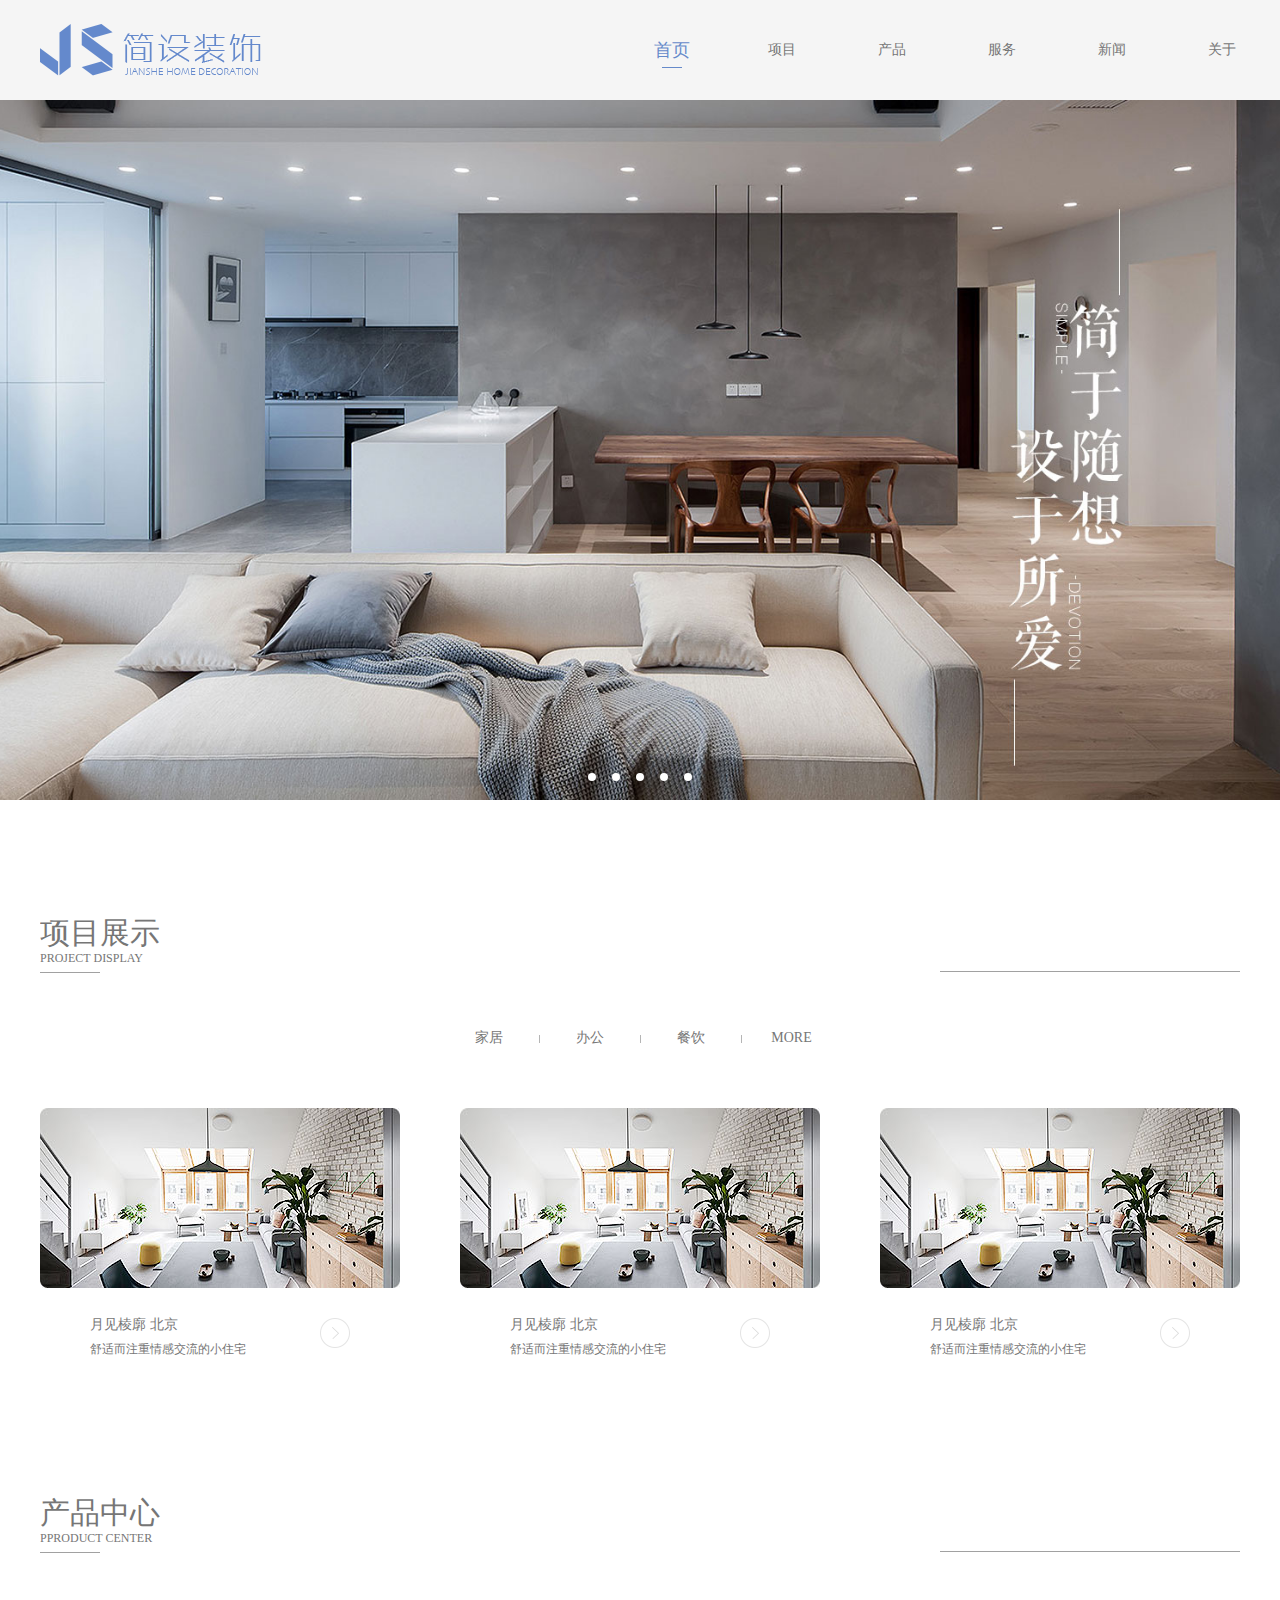
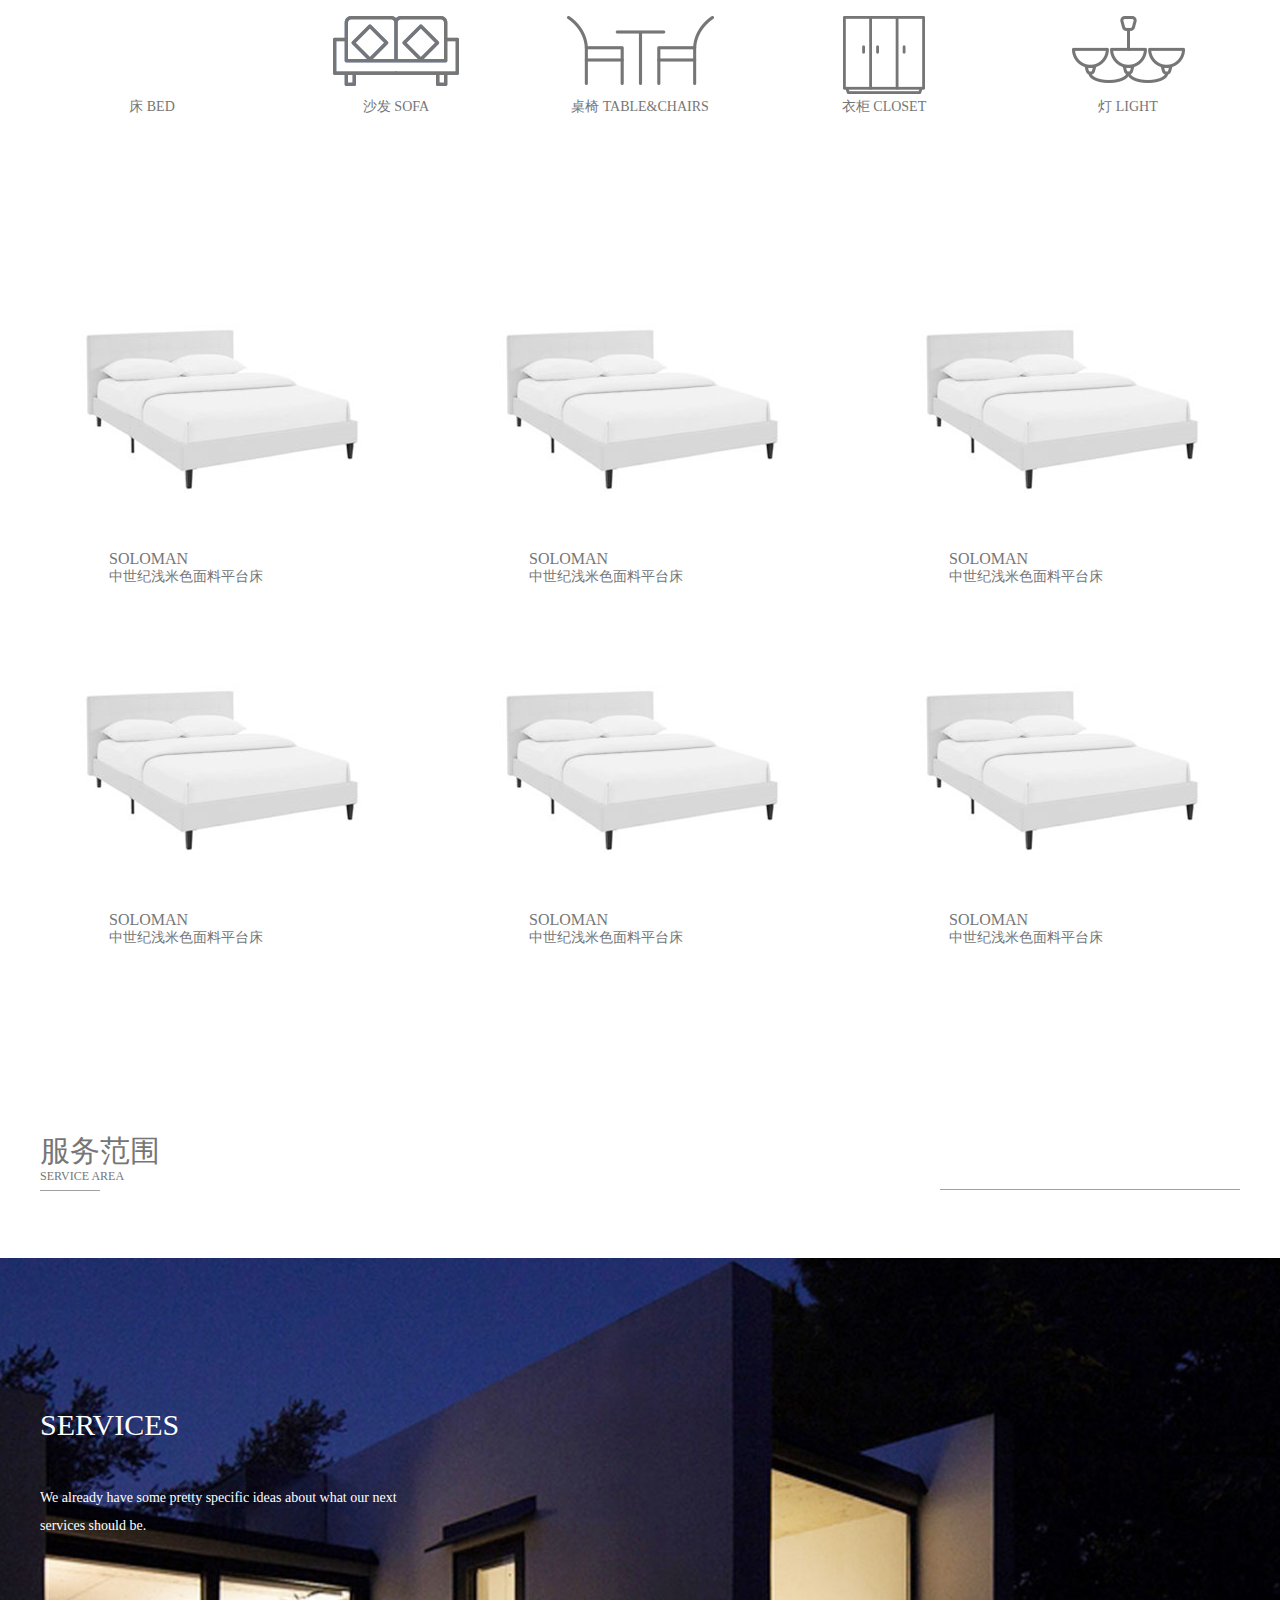
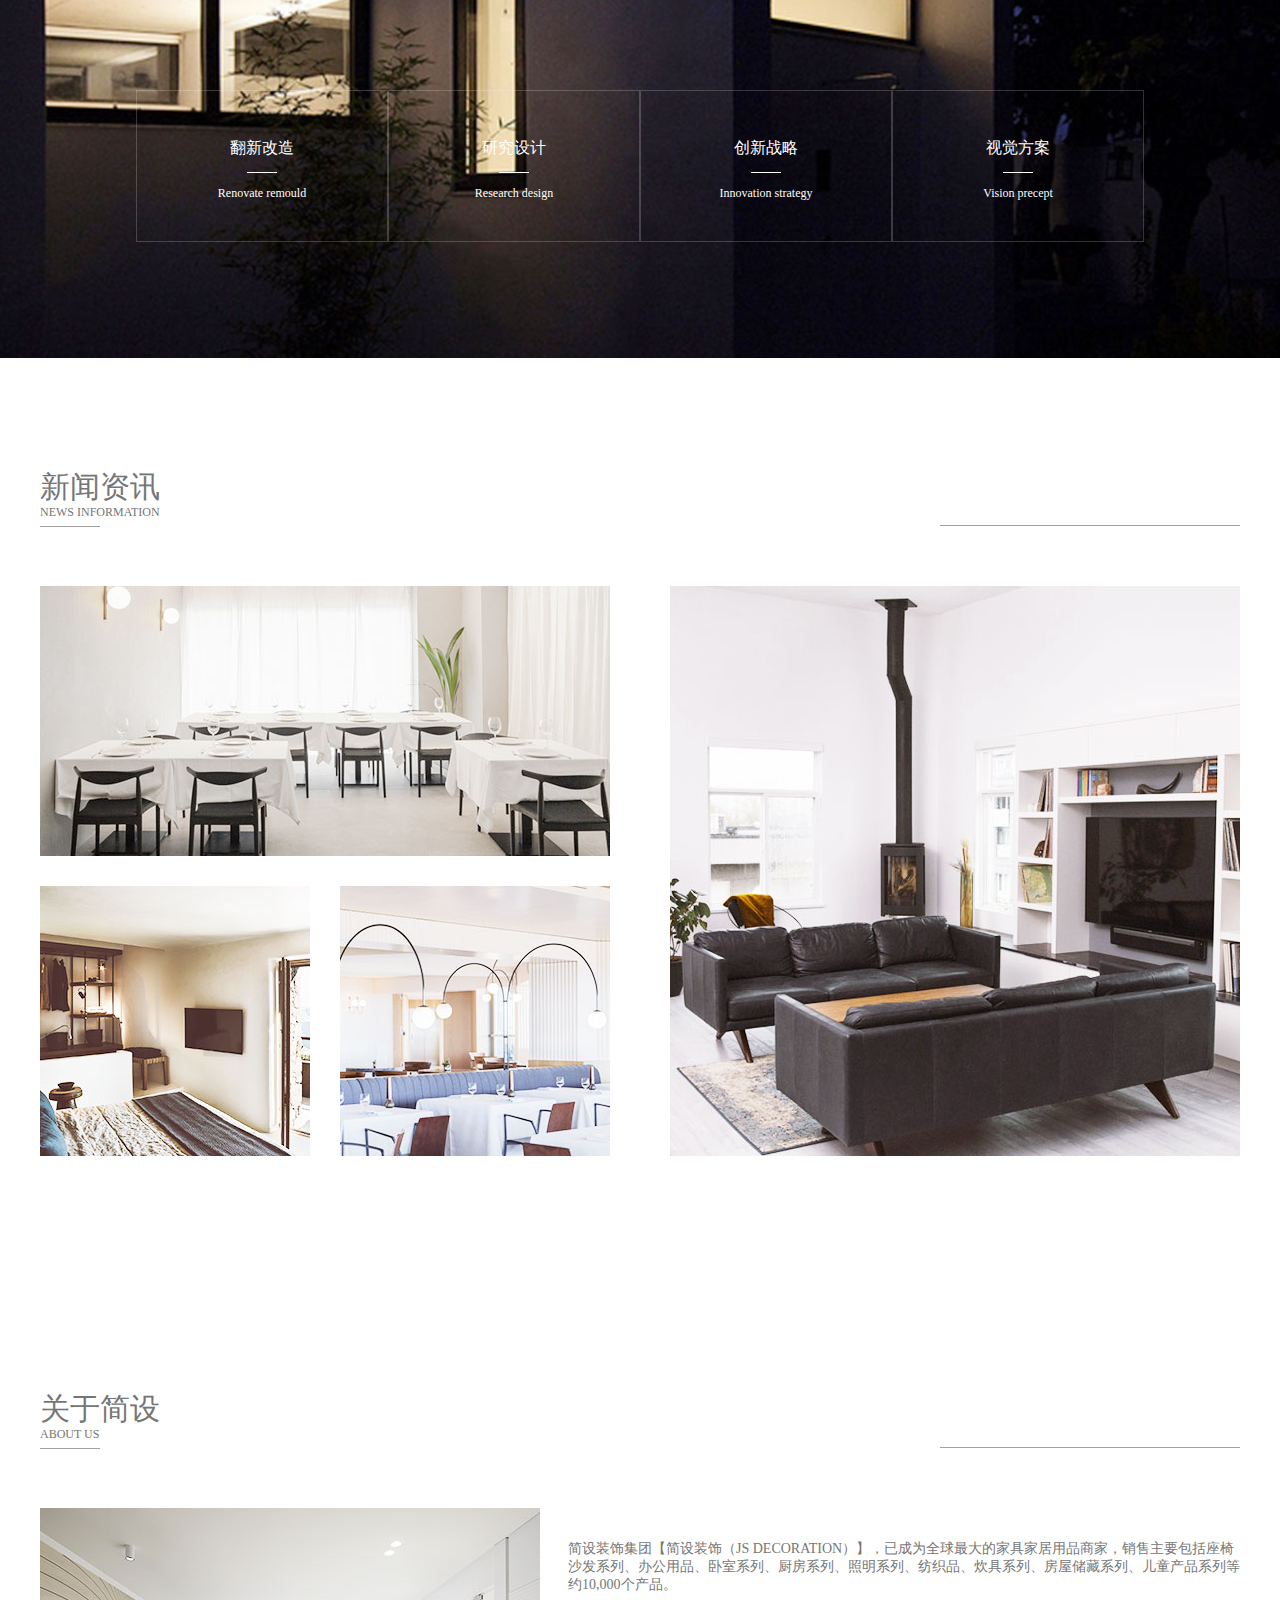
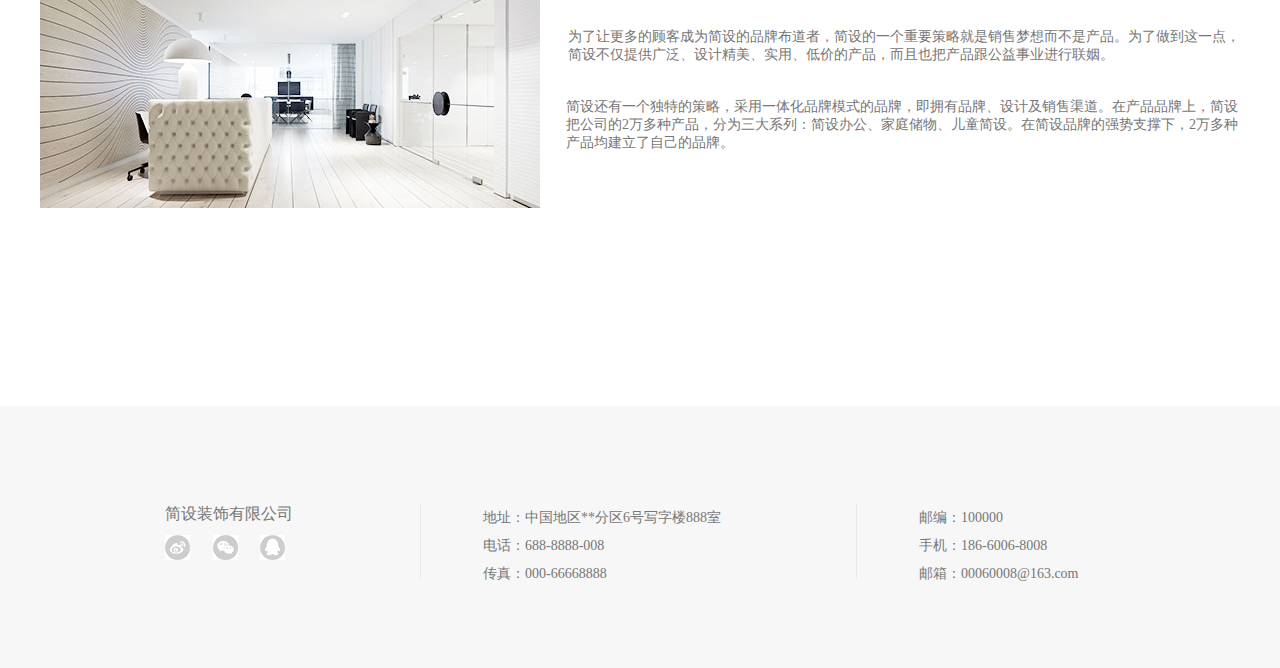
<file: index.html>
<!DOCTYPE html>
<html lang="en">
<head>
    <meta charset="UTF-8">
    <meta http-equiv="X-UA-Compatible" content="IE=edge">
    <meta name="viewport" content="width=device-width, initial-scale=1.0">
    <link rel="stylesheet" href="css/reset.css">
    <link rel="stylesheet" href="css/common.css">
    <link rel="stylesheet" href="css/index.css">
    <title>简设首页</title>

</head>
<body>
    <!-- 头部导航 -->
     <div class="head">
         <div class="head-c">
             <img src="img/logoo.png" alt="">
             <ul class="head-nav">
                 <li class="nav-item active"><a target="_blank" href="index.html">首页</a><div class="line"></div></li>
                 <li class="nav-item"><a target="_blank" href="project.html">项目</a><div class="line"></div></li>
                 <li class="nav-item"><a target="_blank" href="goods.html">产品</a><div class="line"></div></li>
                 <li class="nav-item"><a target="_blank" href="service.html">服务</a><div class="line"></div></li>
                 <li class="nav-item"><a target="_blank" href="news.html">新闻</a><div class="line"></div></li>
                 <li class="nav-item"><a target="_blank" href="about.html">关于</a><div class="line"></div></li>
             </ul>
         </div>
     </div>
     <!-- banner横幅 -->
     <div class="banner">
         <div class="banner-icon">
             <div class="icon-space"><span class="icon"></span></div>
             <div class="icon-space"><span class="icon"></span></div>
             <div class="icon-space"><span class="icon"></span></div>
             <div class="icon-space"><span class="icon"></span></div>
             <div class="icon-space"><span class="icon"></span></div>
         </div>
     </div>
     <!-- 内容区 -->
     <div class="content">
         <div class="content-c">
             <!-- 项目展示 -->
             <div class="project">
                 <div class="title-box">
                     <h2>项目展示</h2>
                <p>PROJECT DISPLAY</p>
                <div class="left"></div>
                <div class="right"></div>
                </div>
                <ul class="nav1">
                    <li class="nav1-item"><a href="">家居</a><div class="line1"></div></li>
                    <div class="y"></div>
                    <li class="nav1-item"><a href="">办公</a><div class="line1"></div></li>
                    <div class="y"></div>
                    <li class="nav1-item"><a href="">餐饮</a><div class="line1"></div></li>
                    <div class="y"></div>
                    <li class="nav1-item"><a href="">MORE</a><div class="line1"></div></li>
                </ul>

                <ul class="show">
                    <li class="show-item itemsp">
                        <!-- 遮罩层2 -->
                        <div class="mask">
                            <p class="title">Marylebone公寓室内改造 上海</p>
                            <p class="desc">木隔墙创造出简约的生活空间</p>
                            <p class="text">两间自带浴室套间的双人卧室和一个宽敞的开放式厨房、餐厅和起居室空间和谐共融。</p>
                            <img src="img/btn-1.png" alt="">
                        </div>
                        <!-- 遮罩层1 -->
                        <div class="bgimg"></div>
                        <div class="samll-pic">
                            <img src="img/bj.png" alt="">
                            
                        </div>
                        <div class="information">
                            <p class="spot">月见棱廓 北京</p>
                            <p class="desc">舒适而注重情感交流的小住宅</p>
                        </div>
                    </li>
                    <li class="show-item">
                        <div class="mask">
                            <p class="title">Marylebone公寓室内改造 上海</p>
                            <p class="desc">木隔墙创造出简约的生活空间</p>
                            <p class="text">两间自带浴室套间的双人卧室和一个宽敞的开放式厨房、餐厅和起居室空间和谐共融。</p>
                            <img src="img/btn-1.png" alt="">
                        </div>
                        <div class="bgimg"></div>
                        <div class="samll-pic">
                            <img src="img/bj.png" alt="">
                            
                        </div>
                        <div class="information">
                            <p class="spot">月见棱廓 北京</p>
                            <p class="desc">舒适而注重情感交流的小住宅</p>
                        </div>
                    </li>
                    <li class="show-item">
                        <div class="mask">
                            <p class="title">Marylebone公寓室内改造 上海</p>
                            <p class="desc">木隔墙创造出简约的生活空间</p>
                            <p class="text">两间自带浴室套间的双人卧室和一个宽敞的开放式厨房、餐厅和起居室空间和谐共融。</p>
                            <img src="img/btn-1.png" alt="">
                        </div>
                        <div class="bgimg"></div>
                        <div class="samll-pic">
                            <img src="img/bj.png" alt="">
                            
                        </div>
                        <div class="information">
                            <p class="spot">月见棱廓 北京</p>
                            <p class="desc">舒适而注重情感交流的小住宅</p>
                        </div>
                    </li>
                </ul>                
                
            </div>    
            <!-- 产品中心 -->
            <div class="product">
                <div class="title-box">
                    <h2>产品中心</h2>
                    <p>PPRODUCT CENTER</p>
                    <div class="left"></div>
                    <div class="right"></div>
                </div>
                <!-- 产品导航 -->
                <ul class="product-nav">
                    <li class="product-item itemsp2">
                        <div class="product-img">
                            <img src="img/bed-white.png" alt="">
                        </div>
                        <p class="product-name">床 BED</p>
                        <div class="product-ins"></div>
                    </li>
                    <li class="product-item">
                        <div class="product-img">
                            <img src="img/sofa.png" alt="">
                        </div>
                        <p class="product-name">沙发 SOFA</p>
                        <div class="product-ins"></div>
                    </li>
                    <li class="product-item">
                        <div class="product-img">
                            <img src="img/table.png" alt="">
                        </div>
                        <p class="product-name">桌椅 TABLE&CHAIRS</p>
                        <div class="product-ins"></div>
                    </li>
                    <li class="product-item">
                        <div class="product-img">
                            <img src="img/clothes.png" alt="">
                        </div>
                        <p class="product-name">衣柜 CLOSET</p>
                        <div class="product-ins"></div>
                    </li>
                    <li class="product-item">
                        <div class="product-img">
                            <img src="img/light.png" alt="">
                        </div>
                        <p class="product-name">灯 LIGHT</p>
                        <div class="product-ins"></div>
                    </li>
                </ul>
                <!-- 产品列表 -->
                <ul class="product-list1">
                    <li class="product-item1">
                        <div class="product-cover">
                            <img src="img/bed1.png" alt="">
                             <!-- 遮罩层 -->
                            <div class="product-mask">
                                <p class="num">01</p>
                                <div class="product-line"></div>
                                <p class="mask-title">PEMBERLY ROW</p>
                                <p class="mask-desc">软垫加州特大号床板ZUMA PUMICE</p>
                            </div>
                        </div>
                        
                        <div class="product-info">
                            <p class="title">SOLOMAN</p>
                            <p class="desc">中世纪浅米色面料平台床</p>
                        </div>
                    </li>
                    <li class="product-item1">
                        <div class="product-cover">
                            <img src="img/bed1.png" alt="">
                             <!-- 遮罩层 -->
                            <div class="product-mask">
                                <p class="num">01</p>
                                <div class="product-line"></div>
                                <p class="mask-title">PEMBERLY ROW</p>
                                <p class="mask-desc">软垫加州特大号床板ZUMA PUMICE</p>
                            </div>
                        </div>
                        
                        <div class="product-info">
                            <p class="title">SOLOMAN</p>
                            <p class="desc">中世纪浅米色面料平台床</p>
                        </div>
                    </li>
                    <li class="product-item1 item1sp">
                        <div class="product-cover">
                            <img src="img/bed1.png" alt="">
                             <!-- 遮罩层 -->
                            <div class="product-mask">
                                <p class="num">01</p>
                                <div class="product-line"></div>
                                <p class="mask-title">PEMBERLY ROW</p>
                                <p class="mask-desc">软垫加州特大号床板ZUMA PUMICE</p>
                            </div>
                        </div>
                        
                        <div class="product-info">
                            <p class="title">SOLOMAN</p>
                            <p class="desc">中世纪浅米色面料平台床</p>
                        </div>
                    </li>
                    <li class="product-itemdown">
                        <div class="product-cover">
                            <img src="img/bed1.png" alt="">
                             <!-- 遮罩层 -->
                            <div class="product-mask">
                                <p class="num">01</p>
                                <div class="product-line"></div>
                                <p class="mask-title">PEMBERLY ROW</p>
                                <p class="mask-desc">软垫加州特大号床板ZUMA PUMICE</p>
                            </div>
                        </div>
                        
                        <div class="product-info">
                            <p class="title">SOLOMAN</p>
                            <p class="desc">中世纪浅米色面料平台床</p>
                        </div>
                    </li>
                    <li class="product-itemdown">
                        <div class="product-cover">
                            <img src="img/bed1.png" alt="">
                             <!-- 遮罩层 -->
                            <div class="product-mask">
                                <p class="num">01</p>
                                <div class="product-line"></div>
                                <p class="mask-title">PEMBERLY ROW</p>
                                <p class="mask-desc">软垫加州特大号床板ZUMA PUMICE</p>
                            </div>
                        </div>
                        
                        <div class="product-info">
                            <p class="title">SOLOMAN</p>
                            <p class="desc">中世纪浅米色面料平台床</p>
                        </div>
                    </li>
                    <li class="product-itemdown item1sp">
                        <div class="product-cover">
                            <img src="img/bed1.png" alt="">
                             <!-- 遮罩层 -->
                            <div class="product-mask">
                                <p class="num">01</p>
                                <div class="product-line"></div>
                                <p class="mask-title">PEMBERLY ROW</p>
                                <p class="mask-desc">软垫加州特大号床板ZUMA PUMICE</p>
                            </div>
                        </div>
                        
                        <div class="product-info">
                            <p class="title">SOLOMAN</p>
                            <p class="desc">中世纪浅米色面料平台床</p>
                        </div>
                    </li>
                </ul>
            
            </div>
        </div>
         <!-- 服务范围 -->
         <div class="service"> 
             <div class="service-c">
                    <div class="title-box">
                        <h2>服务范围</h2>
                        <p>SERVICE AREA</p>
                        <div class="left"></div>
                        <div class="right"></div>
                    </div>
                </div>
             <div class="service-banner">
                 <div class="banner-c">
                     <p class="service-title">SERVICES</p>
                     <p class="service-desc">We already have some pretty specific ideas about what our next services should be.</p>
                     <ul class="service-list">
                         <li class="service-item">
                             <p class="service-stitle">翻新改造</p>
                             <div class="service-ins"></div>
                             <p class="service-sdesc">Renovate remould</p>

                         </li>
                         <li class="service-item">
                            <p class="service-stitle">研究设计</p>
                            <div class="service-ins"></div>
                            <p class="service-sdesc">Research design</p>
                         </li>
                         <li class="service-item">
                            <p class="service-stitle">创新战略</p>
                            <div class="service-ins"></div>
                            <p class="service-sdesc">Innovation strategy</p>
                         </li>
                         <li class="service-item">
                            <p class="service-stitle">视觉方案</p>
                            <div class="service-ins"></div>
                            <p class="service-sdesc">Vision precept </p>
                         </li>
                     </ul>
                 </div>
             </div>  
        </div>
        <!--  新闻资讯-->
        <div class="news">
            <div class="news-c">
                <div class="title-box">
                    <h2>新闻资讯</h2>
                    <p>NEWS INFORMATION</p>
                    <div class="left"></div>
                    <div class="right"></div>
                </div>
                <div class="news-content">
                    <div class="left">
                        <div class="left1 same-style">
                            <!-- 遮罩层 -->
                            <div class="news-mask">
                                <p class="news-title">看得到的品质，看不到的用心!</p>
                                <p class="news-desc">专注品质，从现代生活崇尚简约大气的角度出发，家具不仅仅是一件家具这么简单，更是一件工艺品的象征。</p>
                            </div>
                            <img src="img/news1.jpg" alt="">
                        </div>
                        <div class="left2 same-style">
                            <img src="img/news2.jpg" alt="">
                        </div>
                        <div class="left3 same-style">
                            <img src="img/news3.jpg" alt="">
                        </div>
                    </div>
                    <div class="right same-style">
                        <img src="img/news4.jpg" alt="">
                    </div>
                </div>
            </div>
        </div>
        <div class="about">
            <div class="about-c">
                <div class="title-box">
                    <h2>关于简设</h2>
                    <p>ABOUT US</p>
                    <div class="left"></div>
                    <div class="right"></div>                    
                </div>
                <div class="about-left">
                    <img src="img/abouts.jpg" alt="">
                </div>
                <div class="about-right1">
                    简设装饰集团【简设装饰（JS DECORATION）】，已成为全球最大的家具家居用品商家，销售主要包括座椅沙发系列、办公用品、卧室系列、厨房系列、照明系列、纺织品、炊具系列、房屋储藏系列、儿童产品系列等
约10,000个产品。
                </div>
                <div class="about-right2">
                    为了让更多的顾客成为简设的品牌布道者，简设的一个重要策略就是销售梦想而不是产品。为了做到这一点，简设不仅提供广泛、设计精美、实用、低价的产品，而且也把产品跟公益事业进行联姻。
                </div>
                <div class="about-right3">
                    简设还有一个独特的策略，采用一体化品牌模式的品牌，即拥有品牌、设计及销售渠道。在产品品牌上，简设把公司的2万多种产品，分为三大系列：简设办公、家庭储物、儿童简设。在简设品牌的强势支撑下，2万多种
产品均建立了自己的品牌。
                </div>
            </div>
        </div>
     <!-- 底部列表 -->
     <div class="bottom">
        <div class="info">
            <div class="info-1">
                <p class="company">简设装饰有限公司</p>
                <img src="img/wb.jpg" alt="">
                <img src="img/wx.jpg" alt="">
                <img src="img/qq.jpg" alt="">
            </div>
            <div class="info-2">
                <p class="address">地址：中国地区**分区6号写字楼888室</p>
                <p class="phone">电话：688-8888-008</p>
                <p class="fax">传真：000-66668888</p>
            </div>
            <div class="info-3">
                <p>邮编：100000</p>
                <p>手机：186-6006-8008</p>
                <p>邮箱：00060008@163.com</p>
            </div>
        </div>
     </div>
</body>
</html>
</file>
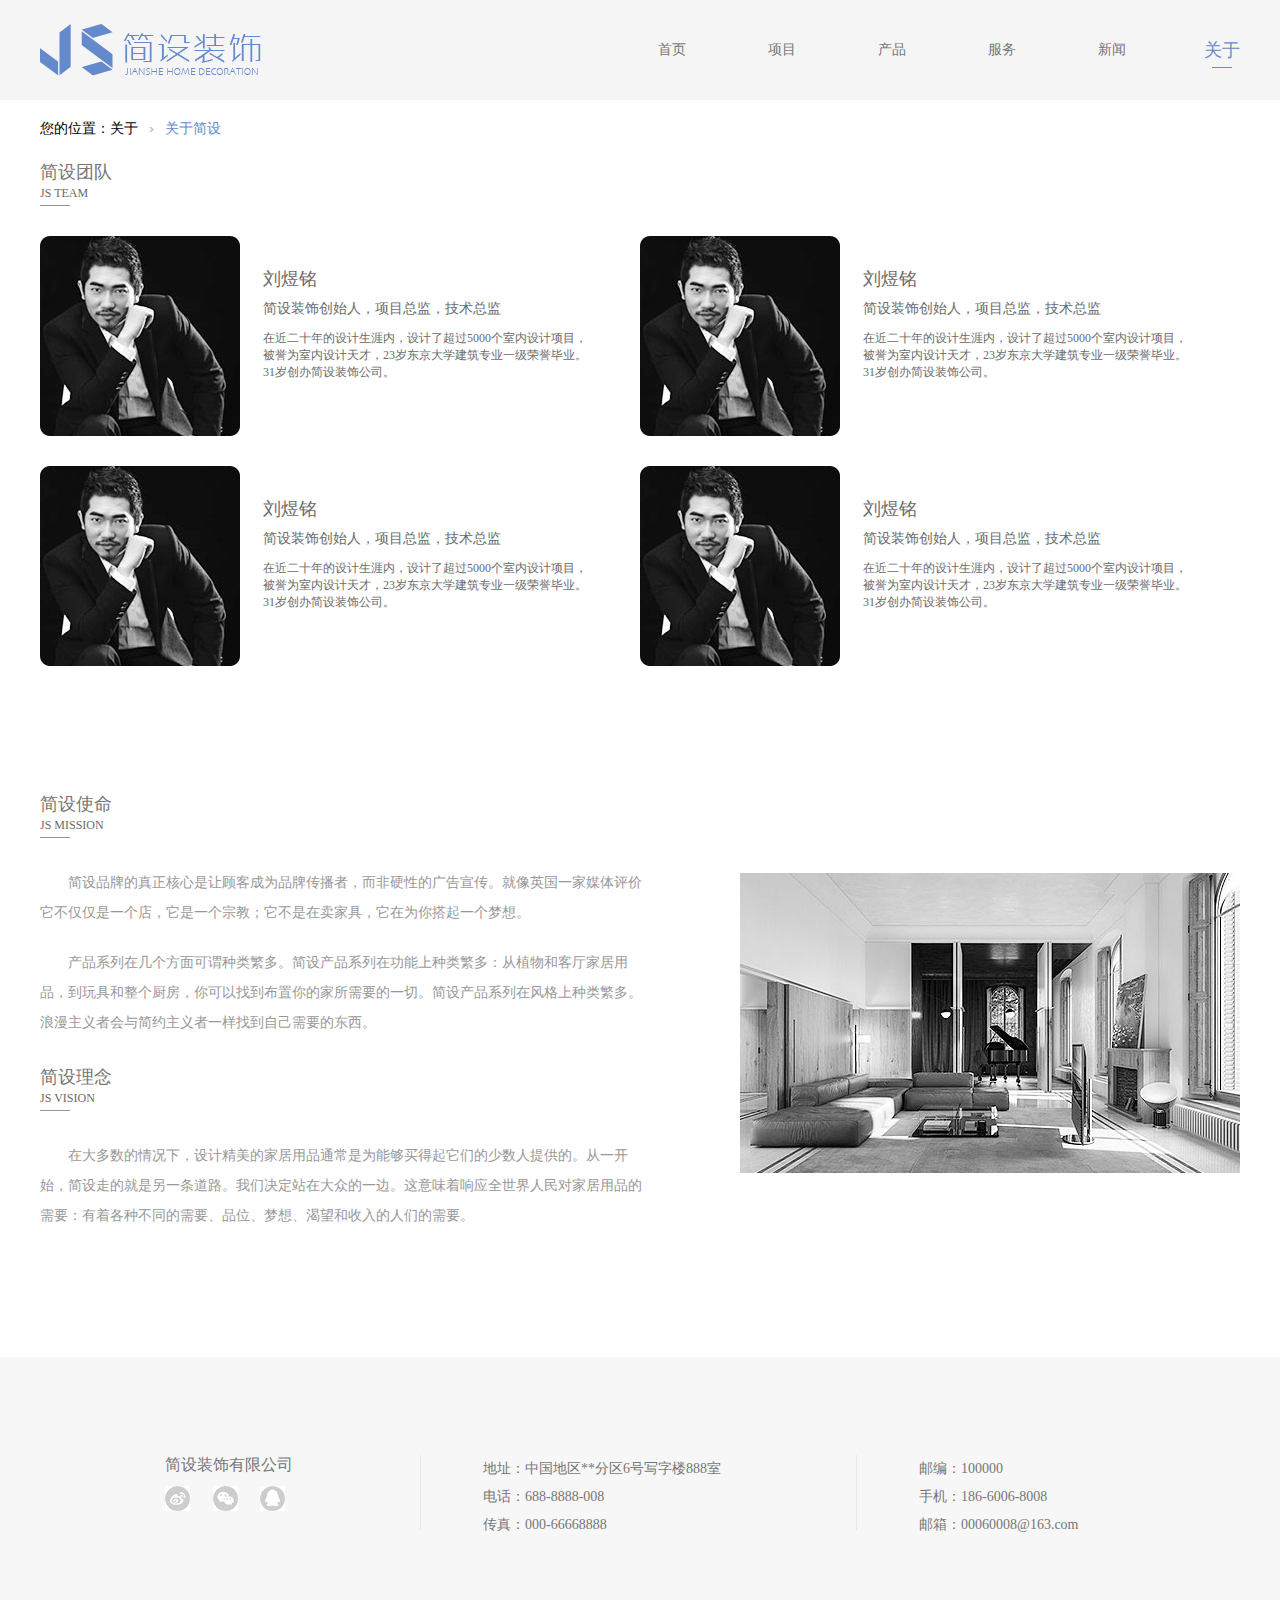
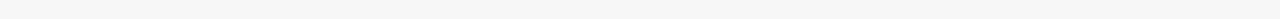
<file: about.html>
<!DOCTYPE html>
<html lang="en">
<head>
    <meta charset="UTF-8">
    <meta http-equiv="X-UA-Compatible" content="IE=edge">
    <meta name="viewport" content="width=device-width, initial-scale=1.0">
    <link rel="stylesheet" href="css/reset.css">
    <link rel="stylesheet" href="css/common.css">
    <link rel="stylesheet" href="css/about.css">
    <title></title>
</head>
<body>
    <!-- 头部导航 -->
    <div class="head">
        <div class="head-c">
            <img src="img/logoo.png" alt="">
            <ul class="head-nav">
                <li class="nav-item"><a target="_blank" href="index.html">首页</a><div class="line"></div></li>
                <li class="nav-item"><a target="_blank" href="project.html">项目</a><div class="line"></div></li>
                <li class="nav-item"><a target="_blank" href="goods.html">产品</a><div class="line"></div></li>
                <li class="nav-item"><a target="_blank" href="service.html">服务</a><div class="line"></div></li>
                <li class="nav-item"><a target="_blank" href="news.html">新闻</a><div class="line"></div></li>
                <li class="nav-item active"><a target="_blank" href="about.html">关于</a><div class="line"></div></li>
            </ul>
        </div>
    </div>   
    <div class="about">
        <div class="about-c">
            <!-- 页面相同样式 -->
            <div class="easy-design-address">
                <p class="adress">您的位置：关于<img src="img/project-right.png" alt=""><span>关于简设</span></p>
            </div>
            <!-- 关于中相同样式title -->
            <div class="about-title">
                <p class="title-name">简设团队</p>
                <p class="title-en">JS TEAM</p>
                <div class="title-ins"></div>
            </div>
            <!-- 人物列表 -->
            <ul class="about-list">
                <li class="about-item">
                    <div class="img">
                        <img src="img/about-head1.jpg" alt="">
                    </div>                  
                    <div class="item-text">
                        <p class="name">刘煜铭</p>
                        <p class="job">简设装饰创始人，项目总监，技术总监</p>
                        <p class="desc">在近二十年的设计生涯内，设计了超过5000个室内设计项目，被誉为室内设计天才，23岁东京大学建筑专业一级荣誉毕业。31岁创办简设装饰公司。</p>
                    </div>
                </li>
                <li class="about-item">
                    <div class="img">
                        <img src="img/about-head1.jpg" alt="">
                    </div>                  
                    <div class="item-text">
                        <p class="name">刘煜铭</p>
                        <p class="job">简设装饰创始人，项目总监，技术总监</p>
                        <p class="desc">在近二十年的设计生涯内，设计了超过5000个室内设计项目，被誉为室内设计天才，23岁东京大学建筑专业一级荣誉毕业。31岁创办简设装饰公司。</p>
                    </div>
                </li>
                <li class="about-item">
                    <div class="img">
                        <img src="img/about-head1.jpg" alt="">
                    </div>                  
                    <div class="item-text">
                        <p class="name">刘煜铭</p>
                        <p class="job">简设装饰创始人，项目总监，技术总监</p>
                        <p class="desc">在近二十年的设计生涯内，设计了超过5000个室内设计项目，被誉为室内设计天才，23岁东京大学建筑专业一级荣誉毕业。31岁创办简设装饰公司。</p>
                    </div>
                </li>
                <li class="about-item">
                    <div class="img">
                        <img src="img/about-head1.jpg" alt="">
                    </div>                  
                    <div class="item-text">
                        <p class="name">刘煜铭</p>
                        <p class="job">简设装饰创始人，项目总监，技术总监</p>
                        <p class="desc">在近二十年的设计生涯内，设计了超过5000个室内设计项目，被誉为室内设计天才，23岁东京大学建筑专业一级荣誉毕业。31岁创办简设装饰公司。</p>
                    </div>
                </li>
            </ul>
            <!-- 关于中相同样式title -->
            <div class="about-title">
                <p class="title-name">简设使命</p>
                <p class="title-en">JS MISSION</p>
                <div class="title-ins"></div>
            </div>
            <div class="mission-text">
                <p class="text1">简设品牌的真正核心是让顾客成为品牌传播者，而非硬性的广告宣传。就像英国一家媒体评价它不仅仅是一个店，它是一个宗教；它不是在卖家具，它在为你搭起一个梦想。</p>
                <p class="text2">产品系列在几个方面可谓种类繁多。简设产品系列在功能上种类繁多：从植物和客厅家居用品，到玩具和整个厨房，你可以找到布置你的家所需要的一切。简设产品系列在风格上种类繁多。浪漫主义者会与简约主义者一样找到自己需要的东西。</p>
            </div>
            <!-- 关于中相同样式title -->
            <div class="about-title">
                <p class="title-name">简设理念</p>
                <p class="title-en">JS VISION</p>
                <div class="title-ins"></div>
            </div>
            <p class="vision">在大多数的情况下，设计精美的家居用品通常是为能够买得起它们的少数人提供的。从一开始，简设走的就是另一条道路。我们决定站在大众的一边。这意味着响应全世界人民对家居用品的需要：有着各种不同的需要、品位、梦想、渴望和收入的人们的需要。</p>
            <img class="about-1" src="img/about-1.jpg" alt="">
        </div>
    </div>     

    <!-- 底部列表 -->
    <div class="bottom">
        <div class="info">
            <div class="info-1">
                <p class="company">简设装饰有限公司</p>
                <img src="img/wb.jpg" alt="">
                <img src="img/wx.jpg" alt="">
                <img src="img/qq.jpg" alt="">
            </div>
            <div class="info-2">
                <p class="address">地址：中国地区**分区6号写字楼888室</p>
                <p class="phone">电话：688-8888-008</p>
                <p class="fax">传真：000-66668888</p>
            </div>
            <div class="info-3">
                <p>邮编：100000</p>
                <p>手机：186-6006-8008</p>
                <p>邮箱：00060008@163.com</p>
            </div>
        </div>
     </div>
</body>
</html>
</file>
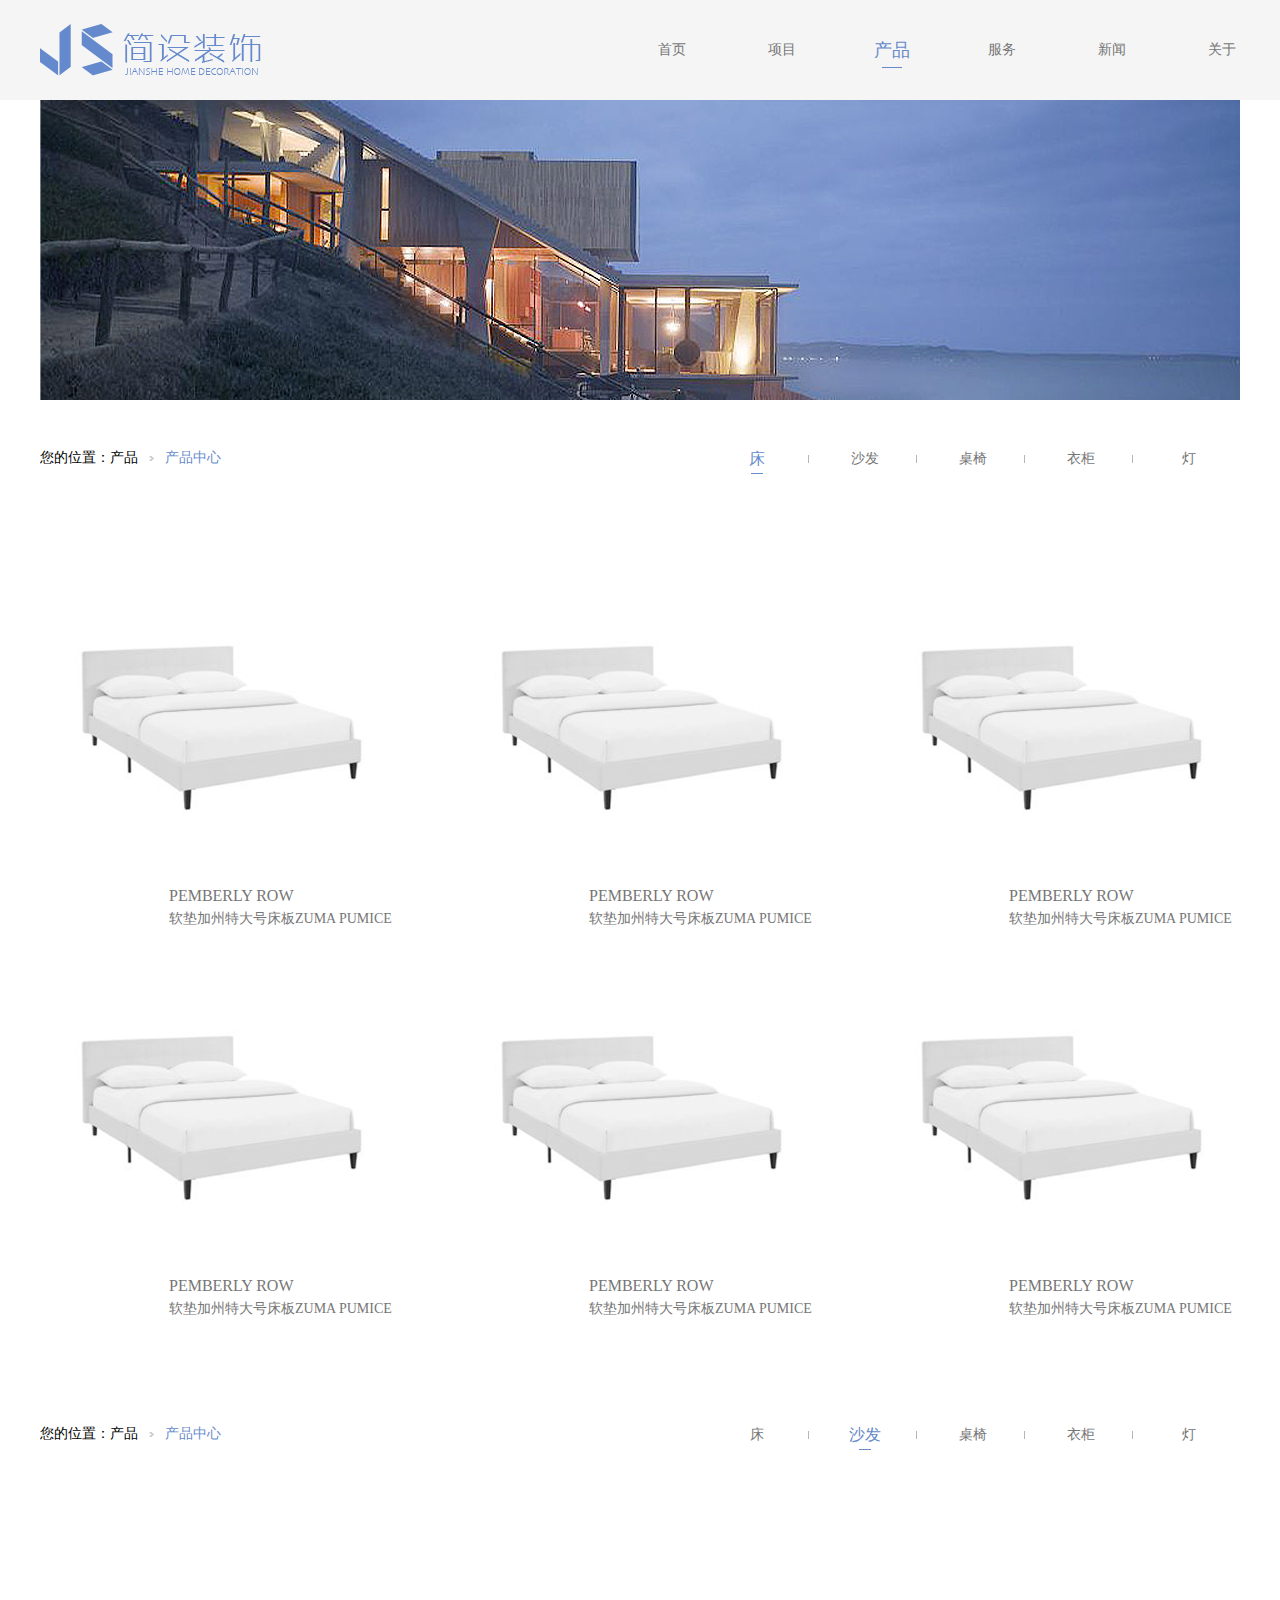
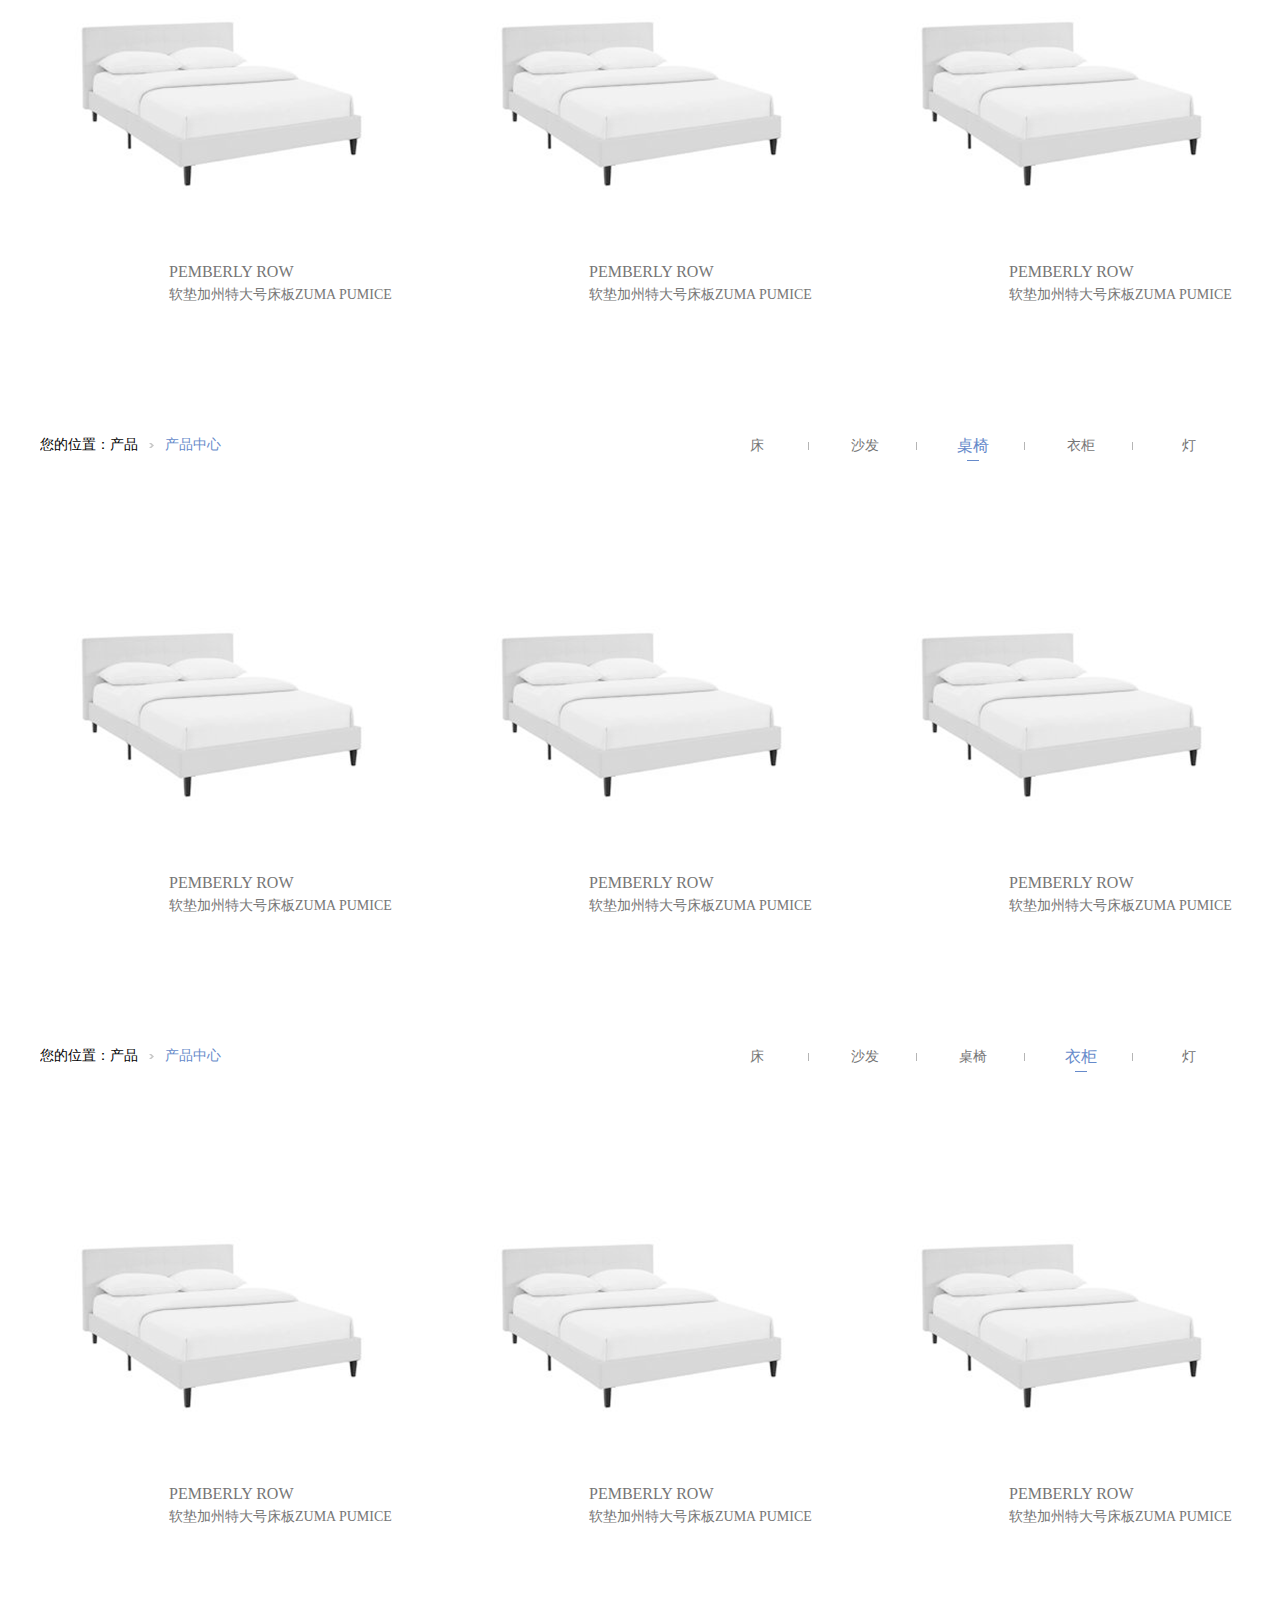
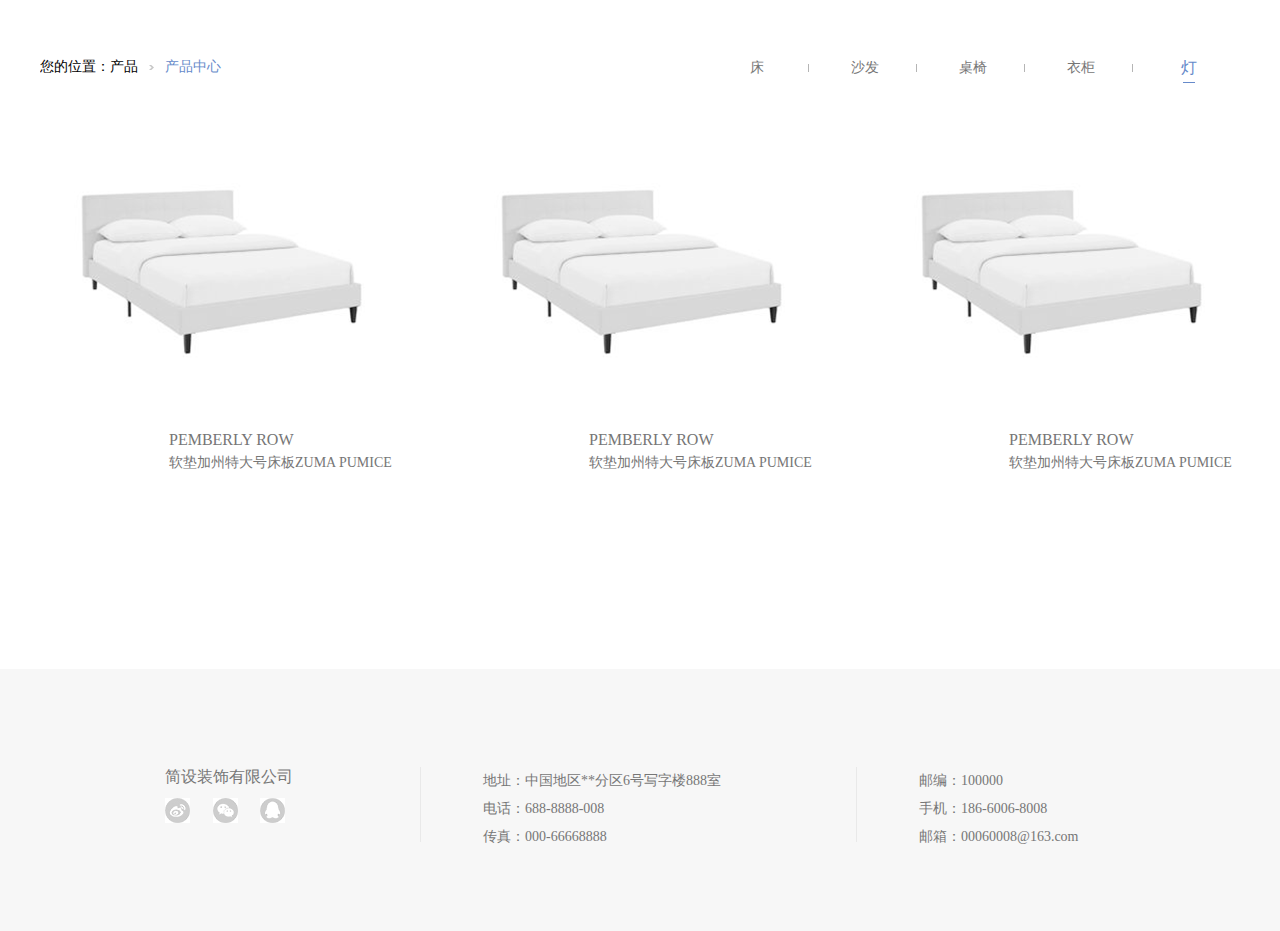
<file: goods.html>
<!DOCTYPE html>
<html lang="en">
<head>
    <meta charset="UTF-8">
    <meta http-equiv="X-UA-Compatible" content="IE=edge">
    <meta name="viewport" content="width=device-width, initial-scale=1.0">
    <link rel="stylesheet" href="css/reset.css">
    <link rel="stylesheet" href="css/common.css">
    <link rel="stylesheet" href="css/goods.css">
    <title>Document</title>
</head>
<body>
    <!-- 头部导航 -->
    <div class="head">
        <div class="head-c">
            <img src="img/logoo.png" alt="">
            <ul class="head-nav">
                <li class="nav-item"><a target="_blank" href="index.html">首页</a><div class="line"></div></li>
                <li class="nav-item"><a target="_blank" href="project.html">项目</a><div class="line"></div></li>
                <li class="nav-item active"><a target="_blank" href="goods.html">产品</a><div class="line"></div></li>
                <li class="nav-item"><a target="_blank" href="service.html">服务</a><div class="line"></div></li>
                <li class="nav-item"><a target="_blank" href="news.html">新闻</a><div class="line"></div></li>
                <li class="nav-item"><a target="_blank" href="about.html">关于</a><div class="line"></div></li>
            </ul>
        </div>
    </div>   
    <!-- 产品banner区 -->
    <div class="banner">
        <div class="banner-c"></div>
    </div>   
     <!-- 床区 -->
     <div id="bed" class="bed">
        <div class="bed-c">
            <!-- 页面相同样式 -->
            <div class="project-same">
                <p class="adress">您的位置：产品<img src="img/project-right.png" alt=""><span>产品中心</span></p>
            <ul class="project-nav">
                <li class="project-item active"><a href="#bed">床</a><div class="project-ins"></div></li>
                <div class="project-line"></div>
                <li class="project-item"><a href="#sofa">沙发</a><div class="project-ins"></div></li>
                <div class="project-line"></div>
                <li class="project-item"><a href="#table">桌椅</a><div class="project-ins"></div></li>
                <div class="project-line"></div>
                <li class="project-item"><a href="#closet">衣柜</a><div class="project-ins"></div></li>
                <div class="project-line"></div>
                <li class="project-item"><a href="#light">灯</a><div class="project-ins"></div></li>
            </ul>
            </div>
            
            <ul class="bed-list">
                <li class="bed-item">
                    <div class="bed-cover"></div>
                    <div class="bed-info">
                        <div class="bed-en">PEMBERLY ROW</div>
                        <div class="bed-desc">软垫加州特大号床板ZUMA PUMICE</div>
                    </div>
                </li>
                <li class="bed-item">
                    <div class="bed-cover"></div>
                    <div class="bed-info">
                        <div class="bed-en">PEMBERLY ROW</div>
                        <div class="bed-desc">软垫加州特大号床板ZUMA PUMICE</div>
                    </div>
                </li>
                <li class="bed-item mr0">
                    <div class="bed-cover"></div>
                    <div class="bed-info">
                        <div class="bed-en">PEMBERLY ROW</div>
                        <div class="bed-desc">软垫加州特大号床板ZUMA PUMICE</div>
                    </div>
                </li>
                <li class="bed-item">
                    <div class="bed-cover"></div>
                    <div class="bed-info">
                        <div class="bed-en">PEMBERLY ROW</div>
                        <div class="bed-desc">软垫加州特大号床板ZUMA PUMICE</div>
                    </div>
                </li>
                <li class="bed-item">
                    <div class="bed-cover"></div>
                    <div class="bed-info">
                        <div class="bed-en">PEMBERLY ROW</div>
                        <div class="bed-desc">软垫加州特大号床板ZUMA PUMICE</div>
                    </div>
                </li> <li class="bed-item mr0">
                    <div class="bed-cover"></div>
                    <div class="bed-info">
                        <div class="bed-en">PEMBERLY ROW</div>
                        <div class="bed-desc">软垫加州特大号床板ZUMA PUMICE</div>
                    </div>
                </li>
            </ul>
        </div>     
    </div>
      <!-- 沙发区 -->
      <div id="sofa" class="sofa">
        <div class="sofa-c">
            <!-- 页面相同样式 -->
            <div class="project-same">
                <p class="adress">您的位置：产品<img src="img/project-right.png" alt=""><span>产品中心</span></p>
            <ul class="project-nav">
                <li class="project-item"><a href="#bed">床</a><div class="project-ins"></div></li>
                <div class="project-line"></div>
                <li class="project-item active"><a href="#sofa">沙发</a><div class="project-ins"></div></li>
                <div class="project-line"></div>
                <li class="project-item"><a href="#table">桌椅</a><div class="project-ins"></div></li>
                <div class="project-line"></div>
                <li class="project-item"><a href="#closet">衣柜</a><div class="project-ins"></div></li>
                <div class="project-line"></div>
                <li class="project-item"><a href="#light">灯</a><div class="project-ins"></div></li>
            </ul>
            </div>
            
            <ul class="sofa-list">
                <li class="bed-item">
                    <div class="bed-cover"></div>
                    <div class="bed-info">
                        <div class="bed-en">PEMBERLY ROW</div>
                        <div class="bed-desc">软垫加州特大号床板ZUMA PUMICE</div>
                    </div>
                </li>
                <li class="bed-item">
                    <div class="bed-cover"></div>
                    <div class="bed-info">
                        <div class="bed-en">PEMBERLY ROW</div>
                        <div class="bed-desc">软垫加州特大号床板ZUMA PUMICE</div>
                    </div>
                </li>
                <li class="bed-item mr0">
                    <div class="bed-cover"></div>
                    <div class="bed-info">
                        <div class="bed-en">PEMBERLY ROW</div>
                        <div class="bed-desc">软垫加州特大号床板ZUMA PUMICE</div>
                    </div>
                </li>
                
            </ul>
        </div>     
    </div>
     <!-- 桌椅区 -->
     <div id="table" class="table">
        <div class="sofa-c">
            <!-- 页面相同样式 -->
            <div class="project-same">
                <p class="adress">您的位置：产品<img src="img/project-right.png" alt=""><span>产品中心</span></p>
            <ul class="project-nav">
                <li class="project-item"><a href="#bed">床</a><div class="project-ins"></div></li>
                <div class="project-line"></div>
                <li class="project-item"><a href="#sofa">沙发</a><div class="project-ins"></div></li>
                <div class="project-line"></div>
                <li class="project-item active"><a href="#table">桌椅</a><div class="project-ins"></div></li>
                <div class="project-line"></div>
                <li class="project-item"><a href="#closet">衣柜</a><div class="project-ins"></div></li>
                <div class="project-line"></div>
                <li class="project-item"><a href="#light">灯</a><div class="project-ins"></div></li>
            </ul>
            </div>
            
            <ul class="table-list">
                <li class="bed-item">
                    <div class="bed-cover"></div>
                    <div class="bed-info">
                        <div class="bed-en">PEMBERLY ROW</div>
                        <div class="bed-desc">软垫加州特大号床板ZUMA PUMICE</div>
                    </div>
                </li>
                <li class="bed-item">
                    <div class="bed-cover"></div>
                    <div class="bed-info">
                        <div class="bed-en">PEMBERLY ROW</div>
                        <div class="bed-desc">软垫加州特大号床板ZUMA PUMICE</div>
                    </div>
                </li>
                <li class="bed-item mr0">
                    <div class="bed-cover"></div>
                    <div class="bed-info">
                        <div class="bed-en">PEMBERLY ROW</div>
                        <div class="bed-desc">软垫加州特大号床板ZUMA PUMICE</div>
                    </div>
                </li>
                
            </ul>
        </div>     
    </div>
     <!-- 衣柜区 -->
     <div id="closet" class="closet">
        <div class="sofa-c">
            <!-- 页面相同样式 -->
            <div class="project-same">
                <p class="adress">您的位置：产品<img src="img/project-right.png" alt=""><span>产品中心</span></p>
            <ul class="project-nav">
                <li class="project-item"><a href="#bed">床</a><div class="project-ins"></div></li>
                <div class="project-line"></div>
                <li class="project-item"><a href="#sofa">沙发</a><div class="project-ins"></div></li>
                <div class="project-line"></div>
                <li class="project-item"><a href="#table">桌椅</a><div class="project-ins"></div></li>
                <div class="project-line"></div>
                <li class="project-item active"><a href="#closet">衣柜</a><div class="project-ins"></div></li>
                <div class="project-line"></div>
                <li class="project-item"><a href="#light">灯</a><div class="project-ins"></div></li>
            </ul>
            </div>
            
            <ul class="closet-list">
                <li class="bed-item">
                    <div class="bed-cover"></div>
                    <div class="bed-info">
                        <div class="bed-en">PEMBERLY ROW</div>
                        <div class="bed-desc">软垫加州特大号床板ZUMA PUMICE</div>
                    </div>
                </li>
                <li class="bed-item">
                    <div class="bed-cover"></div>
                    <div class="bed-info">
                        <div class="bed-en">PEMBERLY ROW</div>
                        <div class="bed-desc">软垫加州特大号床板ZUMA PUMICE</div>
                    </div>
                </li>
                <li class="bed-item mr0">
                    <div class="bed-cover"></div>
                    <div class="bed-info">
                        <div class="bed-en">PEMBERLY ROW</div>
                        <div class="bed-desc">软垫加州特大号床板ZUMA PUMICE</div>
                    </div>
                </li>
                
            </ul>
        </div>     
    </div>
     <!-- 灯区 -->
     <div id="light" class="light">
        <div class="sofa-c">
            <!-- 页面相同样式 -->
            <div class="project-same">
                <p class="adress">您的位置：产品<img src="img/project-right.png" alt=""><span>产品中心</span></p>
            <ul class="project-nav">
                <li class="project-item"><a href="#bed">床</a><div class="project-ins"></div></li>
                <div class="project-line"></div>
                <li class="project-item"><a href="#light">沙发</a><div class="project-ins"></div></li>
                <div class="project-line"></div>
                <li class="project-item"><a href="#table">桌椅</a><div class="project-ins"></div></li>
                <div class="project-line"></div>
                <li class="project-item"><a href="#closet">衣柜</a><div class="project-ins"></div></li>
                <div class="project-line"></div>
                <li class="project-item active"><a href="#light">灯</a><div class="project-ins"></div></li>
            </ul>
            </div>
            
            <ul class="s-list">
                <li class="bed-item">
                    <div class="bed-cover"></div>
                    <div class="bed-info">
                        <div class="bed-en">PEMBERLY ROW</div>
                        <div class="bed-desc">软垫加州特大号床板ZUMA PUMICE</div>
                    </div>
                </li>
                <li class="bed-item">
                    <div class="bed-cover"></div>
                    <div class="bed-info">
                        <div class="bed-en">PEMBERLY ROW</div>
                        <div class="bed-desc">软垫加州特大号床板ZUMA PUMICE</div>
                    </div>
                </li>
                <li class="bed-item mr0">
                    <div class="bed-cover"></div>
                    <div class="bed-info">
                        <div class="bed-en">PEMBERLY ROW</div>
                        <div class="bed-desc">软垫加州特大号床板ZUMA PUMICE</div>
                    </div>
                </li>
                
            </ul>
        </div>     
    </div>
    <!-- 底部列表 -->
    <div class="bottom">
        <div class="info">
            <div class="info-1">
                <p class="company">简设装饰有限公司</p>
                <img src="img/wb.jpg" alt="">
                <img src="img/wx.jpg" alt="">
                <img src="img/qq.jpg" alt="">
            </div>
            <div class="info-2">
                <p class="address">地址：中国地区**分区6号写字楼888室</p>
                <p class="phone">电话：688-8888-008</p>
                <p class="fax">传真：000-66668888</p>
            </div>
            <div class="info-3">
                <p>邮编：100000</p>
                <p>手机：186-6006-8008</p>
                <p>邮箱：00060008@163.com</p>
            </div>
        </div>
     </div>
</body>
</html>
</file>
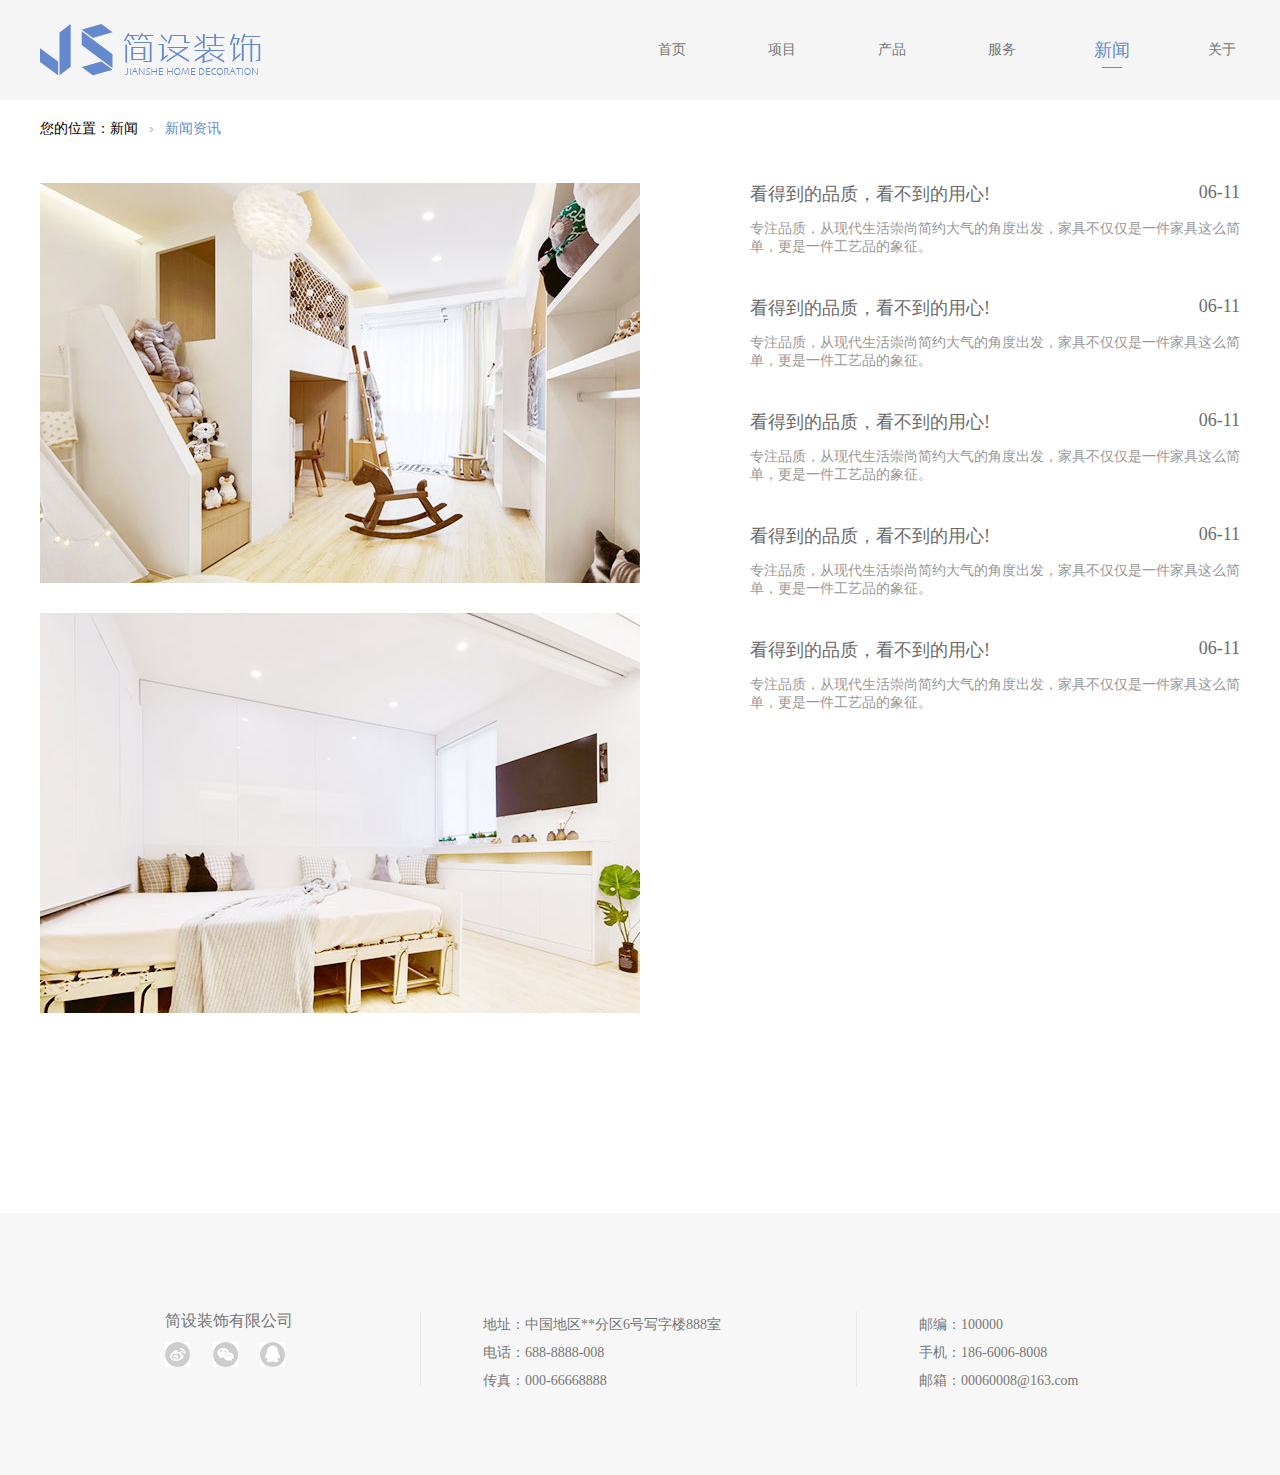
<file: news.html>
<!DOCTYPE html>
<html lang="en">
<head>
    <meta charset="UTF-8">
    <meta http-equiv="X-UA-Compatible" content="IE=edge">
    <meta name="viewport" content="width=device-width, initial-scale=1.0">
    <link rel="stylesheet" href="css/reset.css">
    <link rel="stylesheet" href="css/common.css">
    <link rel="stylesheet" href="css/news.css">
    <title>Document</title>
</head>
<body>
    <!-- 头部导航 -->
    <div class="head">
        <div class="head-c">
            <img src="img/logoo.png" alt="">
            <ul class="head-nav">
                <li class="nav-item"><a target="_blank" href="index.html">首页</a><div class="line"></div></li>
                <li class="nav-item"><a target="_blank" href="project.html">项目</a><div class="line"></div></li>
                <li class="nav-item"><a target="_blank" href="goods.html">产品</a><div class="line"></div></li>
                <li class="nav-item"><a target="_blank" href="service.html">服务</a><div class="line"></div></li>
                <li class="nav-item active"><a target="_blank" href="news.html">新闻</a><div class="line"></div></li>
                <li class="nav-item"><a target="_blank" href="about.html">关于</a><div class="line"></div></li>
            </ul>
        </div>
    </div>   
    <div class="news">
        <div class="news-c">
            <!-- 页面相同样式 -->
            <div class="easy-design-address">
                <p class="adress">您的位置：新闻<img src="img/project-right.png" alt=""><span>新闻资讯</span></p>
            </div>
            <!-- 页面内容 -->
            <img  class="images1" src="img/news-img1.jpg" alt="">
            <img  class="images2" src="img/news-img2.jpg" alt="">
            <div class="news-text-content">
                <div class="text">
                    <div class="line1">
                        <p class="title">看得到的品质，看不到的用心!</p>
                        <p class="date">06-11</p>
                    </div>
                    <p class="line2">专注品质，从现代生活崇尚简约大气的角度出发，家具不仅仅是一件家具这么简单，更是一件工艺品的象征。</p>
                </div>
                <div class="text">
                    <div class="line1">
                        <p class="title">看得到的品质，看不到的用心!</p>
                        <p class="date">06-11</p>
                    </div>
                    <p class="line2">专注品质，从现代生活崇尚简约大气的角度出发，家具不仅仅是一件家具这么简单，更是一件工艺品的象征。</p>
                </div>
                <div class="text">
                    <div class="line1">
                        <p class="title">看得到的品质，看不到的用心!</p>
                        <p class="date">06-11</p>
                    </div>
                    <p class="line2">专注品质，从现代生活崇尚简约大气的角度出发，家具不仅仅是一件家具这么简单，更是一件工艺品的象征。</p>
                </div>
                <div class="text">
                    <div class="line1">
                        <p class="title">看得到的品质，看不到的用心!</p>
                        <p class="date">06-11</p>
                    </div>
                    <p class="line2">专注品质，从现代生活崇尚简约大气的角度出发，家具不仅仅是一件家具这么简单，更是一件工艺品的象征。</p>
                </div>
                <div class="text">
                    <div class="line1">
                        <p class="title">看得到的品质，看不到的用心!</p>
                        <p class="date">06-11</p>
                    </div>
                    <p class="line2">专注品质，从现代生活崇尚简约大气的角度出发，家具不仅仅是一件家具这么简单，更是一件工艺品的象征。</p>
                </div>
               
                
            </div>
        </div>
    </div>        
    <!-- 底部列表 -->
    <div class="bottom">
        <div class="info">
            <div class="info-1">
                <p class="company">简设装饰有限公司</p>
                <img src="img/wb.jpg" alt="">
                <img src="img/wx.jpg" alt="">
                <img src="img/qq.jpg" alt="">
            </div>
            <div class="info-2">
                <p class="address">地址：中国地区**分区6号写字楼888室</p>
                <p class="phone">电话：688-8888-008</p>
                <p class="fax">传真：000-66668888</p>
            </div>
            <div class="info-3">
                <p>邮编：100000</p>
                <p>手机：186-6006-8008</p>
                <p>邮箱：00060008@163.com</p>
            </div>
        </div>
     </div>
</body>
</html>
</file>
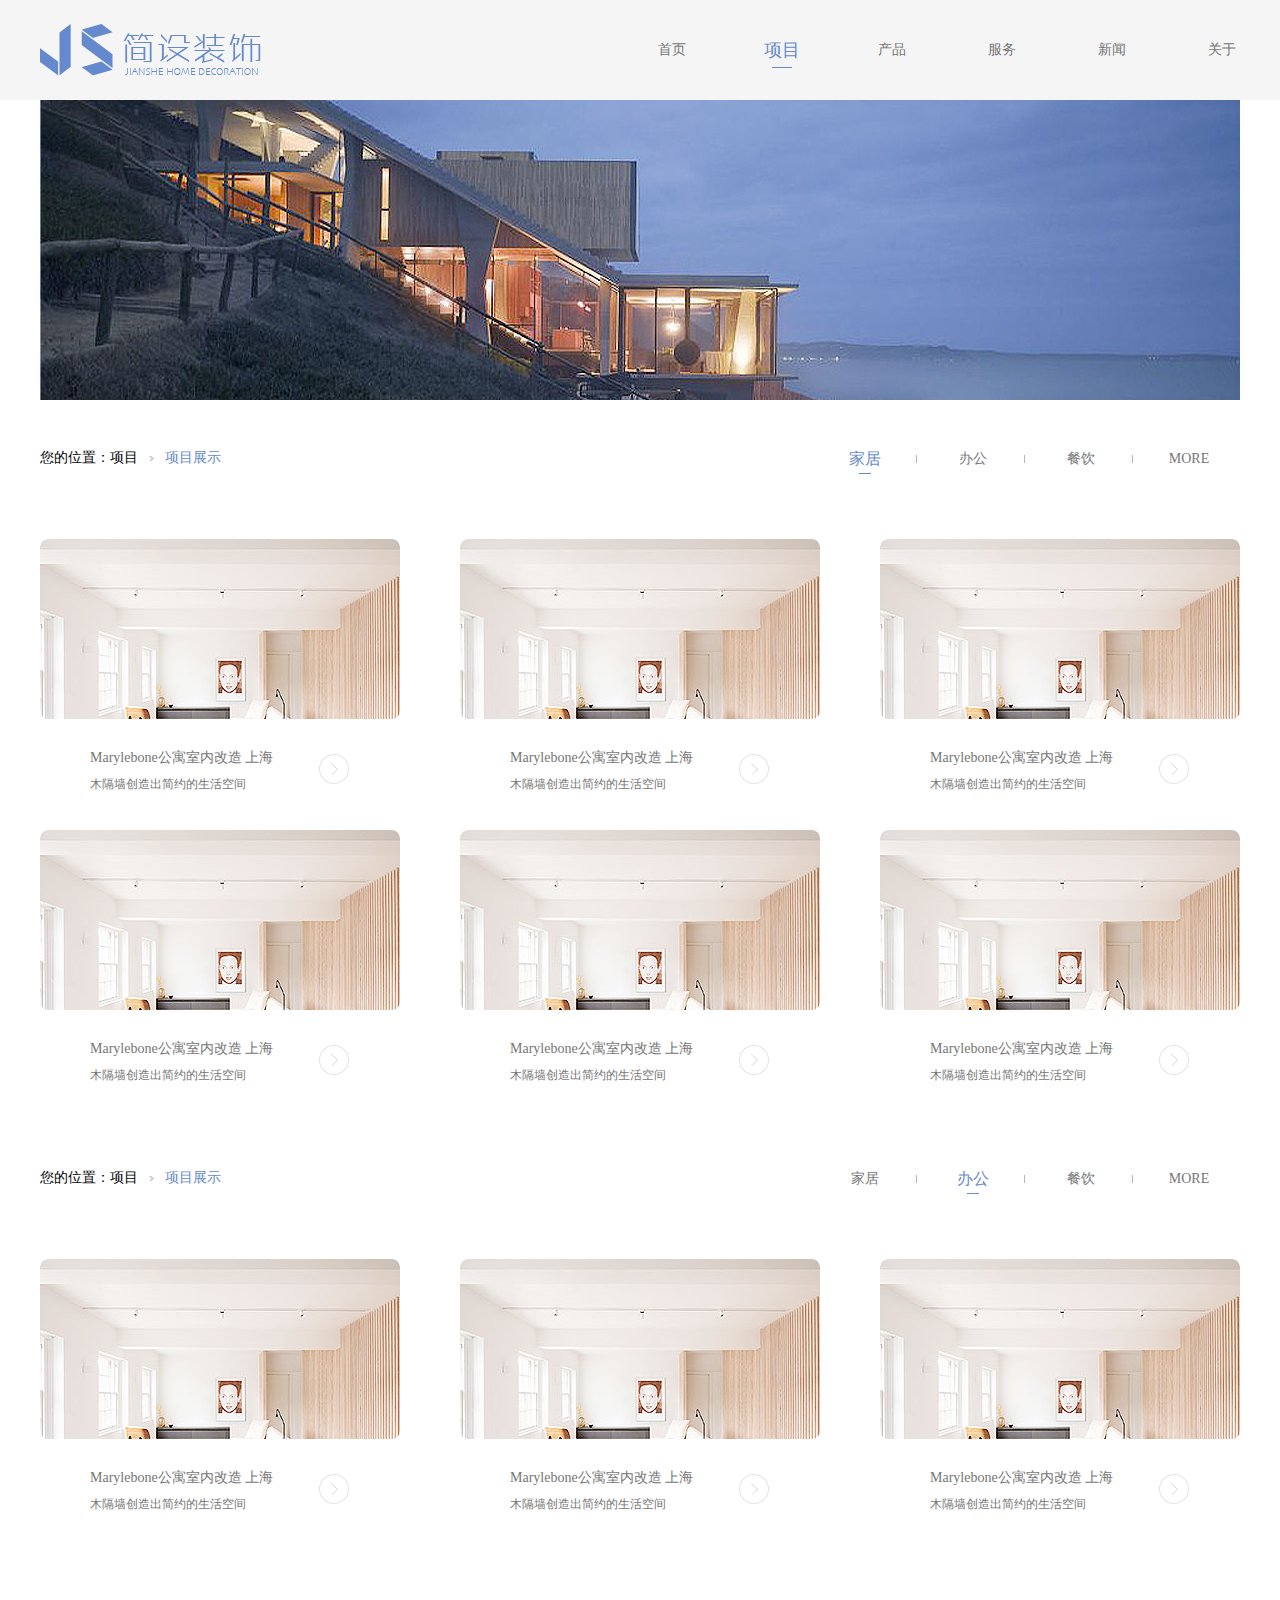
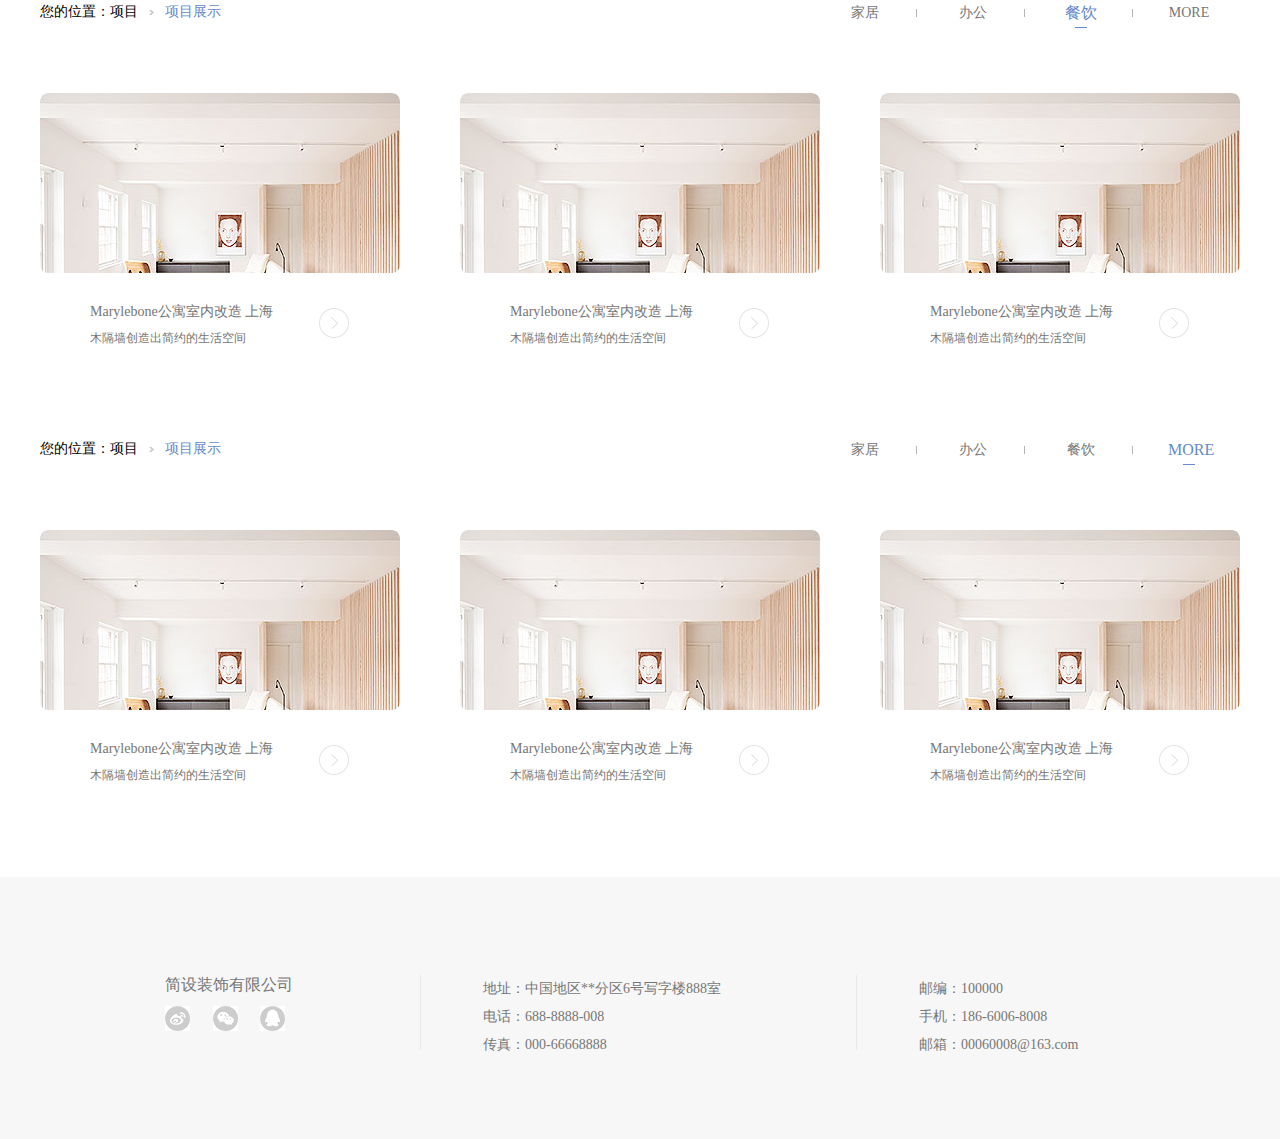
<file: project.html>
<!DOCTYPE html>
<html lang="en">
<head>
    <meta charset="UTF-8">
    <meta http-equiv="X-UA-Compatible" content="IE=edge">
    <meta name="viewport" content="width=device-width, initial-scale=1.0">
    <link rel="stylesheet" href="css/reset.css">
    <link rel="stylesheet" href="css/common.css">
    <link rel="stylesheet" href="css/project.css">
    <title>Document</title>
</head>
<body>
    <!-- 头部导航 -->
    <div class="head">
        <div class="head-c">
            <img src="img/logoo.png" alt="">
            <ul class="head-nav">
                <li class="nav-item"><a target="_blank" href="index.html">首页</a><div class="line"></div></li>
                <li class="nav-item active"><a target="_blank" href="project.html">项目</a><div class="line"></div></li>
                <li class="nav-item"><a target="_blank" href="goods.html">产品</a><div class="line"></div></li>
                <li class="nav-item"><a target="_blank" href="service.html">服务</a><div class="line"></div></li>
                <li class="nav-item"><a target="_blank" href="news.html">新闻</a><div class="line"></div></li>
                <li class="nav-item"><a target="_blank" href="about.html">关于</a><div class="line"></div></li>
            </ul>
        </div>
    </div>  
    <!-- 产品banner区 -->
    <div class="banner">
        <div class="banner-c"></div>
    </div>   
    <!-- 家居区 -->
    <div id="home" class="home">
        <div class="home-c">
            <!-- 页面相同样式 -->
            <div class="project-same">
                <p class="adress">您的位置：项目<img src="img/project-right.png" alt=""><span>项目展示</span></p>
            <ul class="project-nav">
                <li class="project-item active"><a href="#home">家居</a><div class="project-ins"></div></li>
                <div class="project-line"></div>
                <li class="project-item"><a href="#office">办公</a><div class="project-ins"></div></li>
                <div class="project-line"></div>
                <li class="project-item"><a href="#food">餐饮</a><div class="project-ins"></div></li>
                <div class="project-line"></div>
                <li class="project-item"><a href="#more">MORE</a><div class="project-ins"></div></li>
            </ul>
            </div>
            
            <ul class="home-list">
                <li class="home-item">
                    <div class="home-cover"></div>
                    <div class="home-info">
                        <div class="home-address">Marylebone公寓室内改造 上海</div>
                        <div class="home-desc">木隔墙创造出简约的生活空间</div>
                        <img src="img/inforight.png" alt="">
                    </div>
                </li>
                <li class="home-item">
                    <div class="home-cover"></div>
                    <div class="home-info">
                        <div class="home-address">Marylebone公寓室内改造 上海</div>
                        <div class="home-desc">木隔墙创造出简约的生活空间</div>
                        <img src="img/inforight.png" alt="">
                    </div>
                </li>
                <li class="home-item mr0">
                    <div class="home-cover"></div>
                    <div class="home-info">
                        <div class="home-address">Marylebone公寓室内改造 上海</div>
                        <div class="home-desc">木隔墙创造出简约的生活空间</div>
                        <img src="img/inforight.png" alt="">
                    </div>
                </li>
                <li class="home-item">
                    <div class="home-cover"></div>
                    <div class="home-info">
                        <div class="home-address">Marylebone公寓室内改造 上海</div>
                        <div class="home-desc">木隔墙创造出简约的生活空间</div>
                        <img src="img/inforight.png" alt="">
                    </div>
                </li>
                <li class="home-item">
                    <div class="home-cover"></div>
                    <div class="home-info">
                        <div class="home-address">Marylebone公寓室内改造 上海</div>
                        <div class="home-desc">木隔墙创造出简约的生活空间</div>
                        <img src="img/inforight.png" alt="">
                    </div>
                </li>
                <li class="home-item mr0">
                    <div class="home-cover"></div>
                    <div class="home-info">
                        <div class="home-address">Marylebone公寓室内改造 上海</div>
                        <div class="home-desc">木隔墙创造出简约的生活空间</div>
                        <img src="img/inforight.png" alt="">
                    </div>
                </li>
            </ul>
        </div>     
    </div>
    <div id="office" class="office">
        <div class="office-c">
             <!-- 页面相同样式 -->
            <div class="project-same">
            <p class="adress">您的位置：项目<img src="img/project-right.png" alt=""><span>项目展示</span></p>
        <ul class="project-nav">
            <li class="project-item"><a href="#home">家居</a><div class="project-ins"></div></li>
            <div class="project-line"></div>
            <li class="project-item active"><a href="#office">办公</a><div class="project-ins"></div></li>
            <div class="project-line"></div>
            <li class="project-item"><a href="#food">餐饮</a><div class="project-ins"></div></li>
            <div class="project-line"></div>
            <li class="project-item"><a href="#more">MORE</a><div class="project-ins"></div></li>
        </ul>
            </div>
            <ul class="office-list">
                <li class="home-item">
                    <div class="home-cover"></div>
                    <div class="home-info">
                        <div class="home-address">Marylebone公寓室内改造 上海</div>
                        <div class="home-desc">木隔墙创造出简约的生活空间</div>
                        <img src="img/inforight.png" alt="">
                    </div>
                </li>
                <li class="home-item">
                    <div class="home-cover"></div>
                    <div class="home-info">
                        <div class="home-address">Marylebone公寓室内改造 上海</div>
                        <div class="home-desc">木隔墙创造出简约的生活空间</div>
                        <img src="img/inforight.png" alt="">
                    </div>
                </li>
                <li class="home-item mr0">
                    <div class="home-cover"></div>
                    <div class="home-info">
                        <div class="home-address">Marylebone公寓室内改造 上海</div>
                        <div class="home-desc">木隔墙创造出简约的生活空间</div>
                        <img src="img/inforight.png" alt="">
                    </div>
                </li>
            </ul>
        </div>
    </div>
    <div id="food" class="food">
        <div class="office-c">
             <!-- 页面相同样式 -->
            <div class="project-same">
            <p class="adress">您的位置：项目<img src="img/project-right.png" alt=""><span>项目展示</span></p>
        <ul class="project-nav">
            <li class="project-item"><a href="#home">家居</a><div class="project-ins"></div></li>
            <div class="project-line"></div>
            <li class="project-item"><a href="#office">办公</a><div class="project-ins"></div></li>
            <div class="project-line"></div>
            <li class="project-item active"><a href="#food">餐饮</a><div class="project-ins"></div></li>
            <div class="project-line"></div>
            <li class="project-item"><a href="#more">MORE</a><div class="project-ins"></div></li>
        </ul>
            </div>
            <ul class="office-list">
                <li class="home-item">
                    <div class="home-cover"></div>
                    <div class="home-info">
                        <div class="home-address">Marylebone公寓室内改造 上海</div>
                        <div class="home-desc">木隔墙创造出简约的生活空间</div>
                        <img src="img/inforight.png" alt="">
                    </div>
                </li>
                <li class="home-item">
                    <div class="home-cover"></div>
                    <div class="home-info">
                        <div class="home-address">Marylebone公寓室内改造 上海</div>
                        <div class="home-desc">木隔墙创造出简约的生活空间</div>
                        <img src="img/inforight.png" alt="">
                    </div>
                </li>
                <li class="home-item mr0">
                    <div class="home-cover"></div>
                    <div class="home-info">
                        <div class="home-address">Marylebone公寓室内改造 上海</div>
                        <div class="home-desc">木隔墙创造出简约的生活空间</div>
                        <img src="img/inforight.png" alt="">
                    </div>
                </li>
            </ul>
        </div>
    </div>
    <div id="more" class="food">
        <div class="office-c">
             <!-- 页面相同样式 -->
            <div class="project-same">
            <p class="adress">您的位置：项目<img src="img/project-right.png" alt=""><span>项目展示</span></p>
        <ul class="project-nav">
            <li class="project-item"><a href="#home">家居</a><div class="project-ins"></div></li>
            <div class="project-line"></div>
            <li class="project-item"><a href="#office">办公</a><div class="project-ins"></div></li>
            <div class="project-line"></div>
            <li class="project-item"><a href="#food">餐饮</a><div class="project-ins"></div></li>
            <div class="project-line"></div>
            <li class="project-item active"><a href="#more">MORE</a><div class="project-ins"></div></li>
        </ul>
            </div>
            <ul class="office-list">
                <li class="home-item">
                    <div class="home-cover"></div>
                    <div class="home-info">
                        <div class="home-address">Marylebone公寓室内改造 上海</div>
                        <div class="home-desc">木隔墙创造出简约的生活空间</div>
                        <img src="img/inforight.png" alt="">
                    </div>
                </li>
                <li class="home-item">
                    <div class="home-cover"></div>
                    <div class="home-info">
                        <div class="home-address">Marylebone公寓室内改造 上海</div>
                        <div class="home-desc">木隔墙创造出简约的生活空间</div>
                        <img src="img/inforight.png" alt="">
                    </div>
                </li>
                <li class="home-item mr0">
                    <div class="home-cover"></div>
                    <div class="home-info">
                        <div class="home-address">Marylebone公寓室内改造 上海</div>
                        <div class="home-desc">木隔墙创造出简约的生活空间</div>
                        <img src="img/inforight.png" alt="">
                    </div>
                </li>
            </ul>
        </div>
    </div>
    <!-- 底部列表 -->
    <div class="bottom">
        <div class="info">
            <div class="info-1">
                <p class="company">简设装饰有限公司</p>
                <img src="img/wb.jpg" alt="">
                <img src="img/wx.jpg" alt="">
                <img src="img/qq.jpg" alt="">
            </div>
            <div class="info-2">
                <p class="address">地址：中国地区**分区6号写字楼888室</p>
                <p class="phone">电话：688-8888-008</p>
                <p class="fax">传真：000-66668888</p>
            </div>
            <div class="info-3">
                <p>邮编：100000</p>
                <p>手机：186-6006-8008</p>
                <p>邮箱：00060008@163.com</p>
            </div>
        </div>
     </div> 
</body>
</html>
</file>
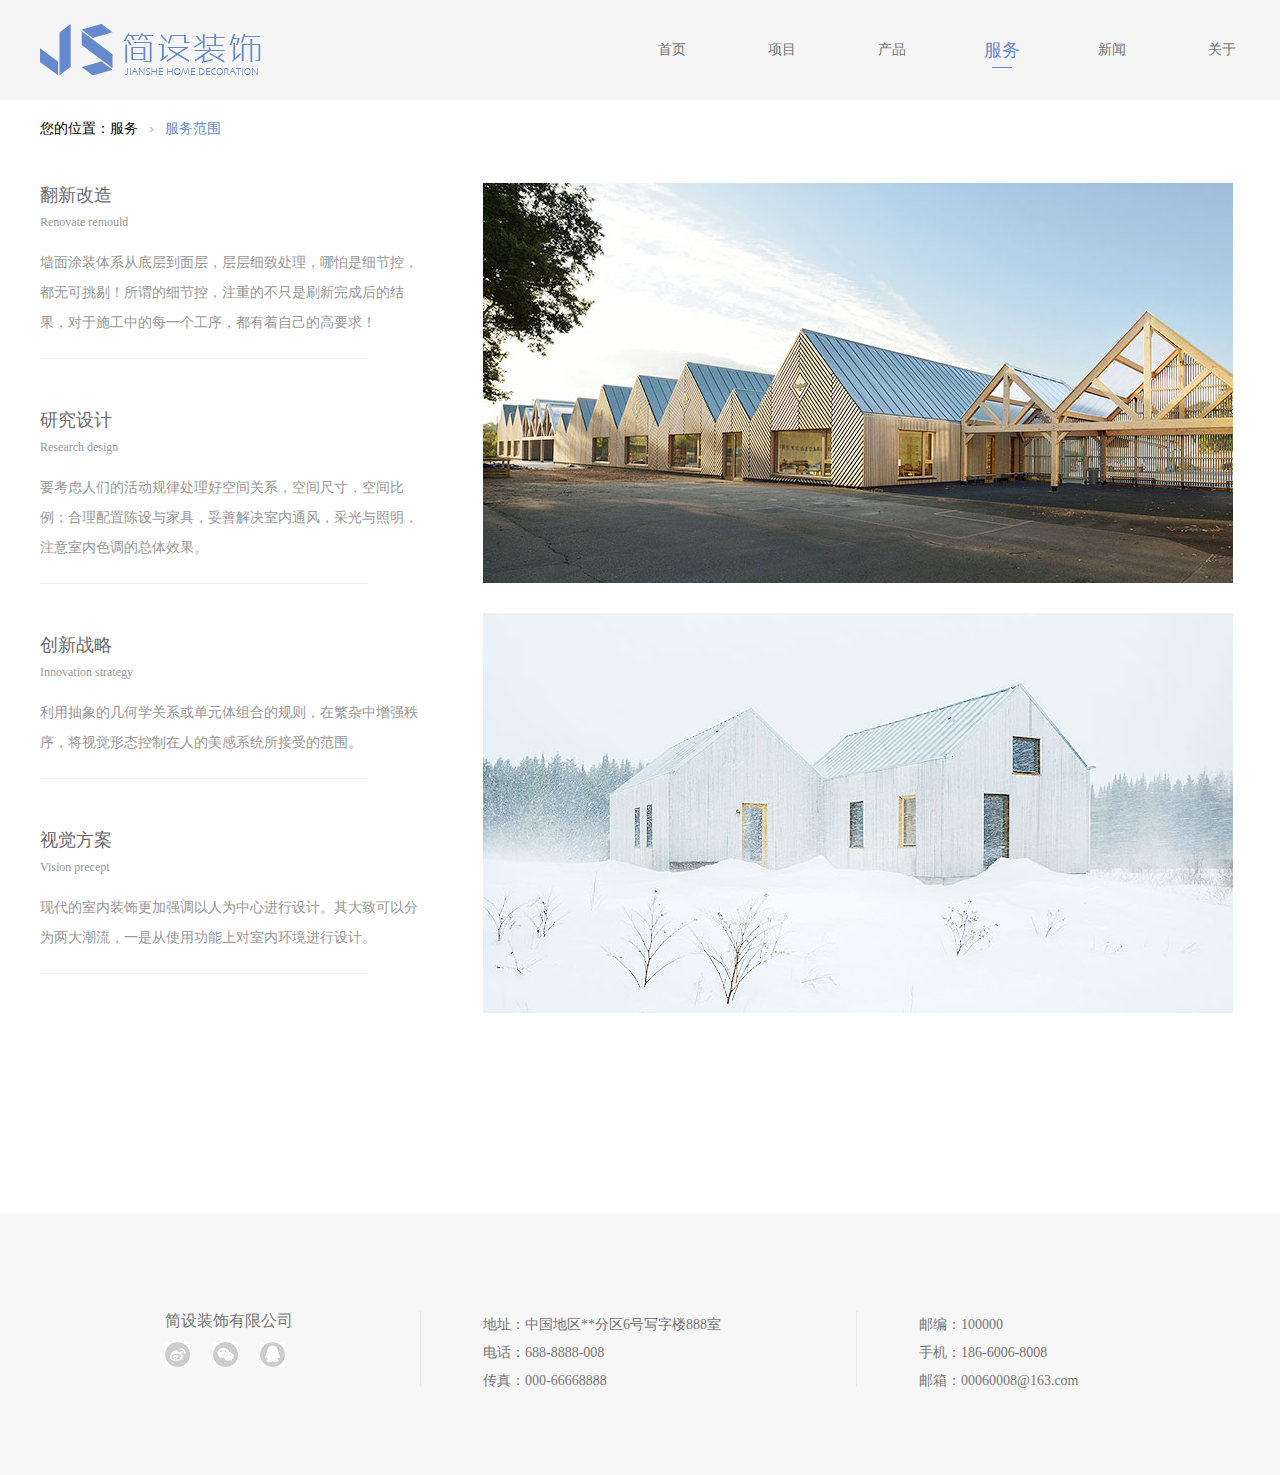
<file: service.html>
<!DOCTYPE html>
<html lang="en">
<head>
    <meta charset="UTF-8">
    <meta http-equiv="X-UA-Compatible" content="IE=edge">
    <meta name="viewport" content="width=device-width, initial-scale=1.0">
    <link rel="stylesheet" href="css/reset.css">
    <link rel="stylesheet" href="css/common.css">
    <link rel="stylesheet" href="css/service.css">
    <title>Document</title>
</head>
<body>
    <!-- 头部导航 -->
    <div class="head">
        <div class="head-c">
            <img src="img/logoo.png" alt="">
            <ul class="head-nav">
                <li class="nav-item"><a target="_blank" href="index.html">首页</a><div class="line"></div></li>
                <li class="nav-item"><a target="_blank" href="project.html">项目</a><div class="line"></div></li>
                <li class="nav-item"><a target="_blank" href="goods.html">产品</a><div class="line"></div></li>
                <li class="nav-item active"><a target="_blank" href="service.html">服务</a><div class="line"></div></li>
                <li class="nav-item"><a target="_blank" href="news.html">新闻</a><div class="line"></div></li>
                <li class="nav-item"><a target="_blank" href="about.html">关于</a><div class="line"></div></li>
            </ul>
        </div>
    </div>  
    <!-- service主页内容 -->
    <div class="service">
        <div class="service-c">
            <!-- 页面开头相同样式 -->
            <div class="easy-design-address">
                <p class="adress">您的位置：服务<img src="img/project-right.png" alt=""><span>服务范围</span></p>
            </div>
            <!-- 页面内容 -->
            <h3 class="title title-change">翻新改造</h3>
            <p class="en">Renovate remould</p>
            <p class="ch">墙面涂装体系从底层到面层，层层细致处理，哪怕是细节控，都无可挑剔！所谓的细节控，注重的不只是刷新完成后的结果，对于施工中的每一个工序，都有着自己的高要求！</p>
            <div class="service-line"></div>

            <h3 class="title title-change">研究设计</h3>
            <p class="en">Research design</p>
            <p class="ch">要考虑人们的活动规律处理好空间关系，空间尺寸，空间比例；合理配置陈设与家具，妥善解决室内通风，采光与照明，注意室内色调的总体效果。</p>
            <div class="service-line"></div>

            <h3 class="title title-change">创新战略</h3>
            <p class="en">Innovation strategy</p>
            <p class="ch">利用抽象的几何学关系或单元体组合的规则，在繁杂中增强秩序，将视觉形态控制在人的美感系统所接受的范围。</p>
            <div class="service-line"></div>

            <h3 class="title title-change">视觉方案</h3>
            <p class="en">Vision precept</p>
            <p class="ch">现代的室内装饰更加强调以人为中心进行设计。其大致可以分为两大潮流，一是从使用功能上对室内环境进行设计。</p>
            <div class="service-line"></div>
            <img class="image1" src="img/service-img1.jpg" alt="">
            <img class="image2" src="img/service-img2.jpg" alt="">

        </div>
    </div>        
    <!-- 底部列表 -->
    <div class="bottom">
        <div class="info">
            <div class="info-1">
                <p class="company">简设装饰有限公司</p>
                <img src="img/wb.jpg" alt="">
                <img src="img/wx.jpg" alt="">
                <img src="img/qq.jpg" alt="">
            </div>
            <div class="info-2">
                <p class="address">地址：中国地区**分区6号写字楼888室</p>
                <p class="phone">电话：688-8888-008</p>
                <p class="fax">传真：000-66668888</p>
            </div>
            <div class="info-3">
                <p>邮编：100000</p>
                <p>手机：186-6006-8008</p>
                <p>邮箱：00060008@163.com</p>
            </div>
        </div>
     </div> 
</body>
</html>
</file>
<file: css/common.css>
.head{
    width: 100%;
    height: 100px;
    background-color: #f5f5f5;
}
.head-c{
    width: 1200px;
    height: 100%;
    margin: 0 auto;
}
.head img{
    margin-top: 24px;
}
.head-nav{
    height: 100%;
    float: right;
    line-height: 100px;
}
.head-nav .nav-item{
    width: 36px;
    height: 100%;
    float: left;
    text-align: center;
    margin-left: 74px;
}
.head-nav a{
    color: #767676;
}
.head-nav .line{
    width: 20px;
    height: 1px;
    background-color: #668aca;
    margin: -35px auto 0;
    opacity: 0;
}
.head-nav .nav-item:hover .line{
    opacity: 1;
}
.head-nav .nav-item:hover a{
    font-size: 18px;
    color:#668aca;
}
.head-nav .active .line{
    opacity: 1;
}
.head-nav .active a{
    font-size: 18px;
    color:#668aca;
}
.bottom{
    width: 100%;
    height: 262px;
    background-color: #f7f7f7;
    overflow: hidden;
}
.info{
    margin: 98px auto 0;
    width: 950px;
    height: 75px;
    background-color: #f7f7f7;
}
.info-1{
    float: left;
    width: 255px;
    height: 100%;
    border-right: 1px solid #e9e9e9;
}
.info-2{
    float: left;
    width: 435px;
    height: 100%;
    border-right: 1px solid #e9e9e9;
}
.info-3{
    float: left;
    width: 257px;
    height: 100%;        
}
.info-1 p{
    font-size: 16px;
    color: #767676;
    margin-bottom: 10px;
}
.info-1 img{
    margin-right: 19px;
}
.info-2 p,.info-3 p{
    font-size: 14px;
    line-height: 28px;
    color: #767676;
    margin-left: 62px;
}
</file>
<file: css/index.css>
.banner{
    width: 100%;
    height: 700px;
    background-image: url(../img/index-banner.jpg);
    background-position: center center;
    background-size: cover;
    overflow: hidden;
}
.banner-icon{
    width: fit-content;
    height: 14px;
    margin: 670px auto;    

}
.icon-space{
   float:left;
   width: 14px;
   height: 14px;
   margin: 0 5px;
}
 .banner .icon{
   display: block;
   margin: 3px;
   width: 8px;
   height: 8px;
   border-radius: 50%;
   background-color: #fff;
  
}
.icon:hover{
    margin: 0;
   background-color: #668aca;
   border: 3px solid #fff;
}

.content{
  width: 100%;
  height: 4238px;
}
.content-c{
  width: 1200px;
  height: 1750px;
  margin: 0 auto;
}
.project{
  width: 100%;
  height: 580px;
  overflow: hidden;
  
}
.title-box{
  position: relative;
  width: 100%;
  height: 52px;
  margin-top: 120px;
}
.title-box h2{
  font-size: 30px;
  color: #767676;
  font-family: PingFangSC-Regular;
  font-weight: normal;
  line-height: 25px;
}
.title-box p{
  font-size: 12px;
  color: #767676;
  margin-top: 6px;  
}
.title-box .left{
    width: 60px;
    height: 1px;
    margin-top: 6px;
    background-color: #a1a1a1;
}
.title-box .right{
    width: 300px;     
    height: 1px;
    background-color: #a1a1a1;
    position: absolute;
    right: 0;
    bottom: 0;
}
.nav1{
    width: fit-content;
    height: 20px;
    margin: 58px auto;
    text-align: center;
}
.nav1-item{
    float: left;
    width: 42px;
    height: 16px;
    margin: 0 29px;
    line-height: 16px;
}
.nav1 .y{
    float: left;
    width: 1px;
    height: 8px;
    margin-top: 5px;
    background-color: #b5b5b5;
}
.nav1-item .line1{
    margin: 3px auto 0;
    width: 12px;
    height: 1px;
    background-color: #668aca;
    opacity: 0;
}
.nav1-item a{
    display: block;
    height: 100%;
    color:#767676;
}
.nav1-item:hover a{
    font-size: 16px;
    color:#668aca;
}
.nav1-item:hover .line1{
    opacity: 1;
}
.show{
    width: 100%;
    height: 270px;
    margin-top: 54px;
}
.show-item{
    position: relative;
    width: 360px;
    height: 100%;
    margin-left: 60px;
    float: left;
    border-radius: 8px;
}
.samll-pic{
    width: 100%;
    height: 180px;
    border-radius: 8px;
}
.show .information{
    width: 100%;
    height: 90px;
    overflow: hidden;
    background-image: url(../img/inforight.png);
    background-repeat: no-repeat;
    background-position: 280px 30px;

}
.itemsp{    
    margin-left: 0;
}
.show .spot{
    margin-top: 28px;
    margin-left: 50px;
    font-family: PingFangSC-Thin;
    color: #767676;
}
.show .desc{
    margin-top: 7px;
    margin-left: 50px;
    font-family: PingFangSC-Ultralight;
    font-size: 12px;
    color: #767676;
}
.show .mask{
    z-index: 1;
    position: absolute;
    left: 0;
    top: 0;
    width: 100%;
    height: 100%;
    background: rgba(0, 0, 0, .5);
    opacity: 0;

}
.show .mask img{
    position: absolute;
    right: 50px;
    bottom: 60px;
}

.show .bgimg{
    position: absolute;
    left: 0;
    top: 0;
    width: 100%;
    height: 100%;
    background-image: url(../img/sh.jpg);
    opacity: 0;
}
.show .mask .title{
    font-family: PingFangSC-Thin;
    color: white;
    margin-top: 58px;
    margin-left: 50px;
}
.show .mask .desc{
    color: #fff;
    margin-left: 50px;

}
.show .mask .text{
    margin-top: 17px;
    margin-right: 58px;
    color: #fff;
    font-size: 12px;
    margin-left: 50px;
    line-height: 17px;
}
.show-item:hover .information{
    display: none;
}
.show-item:hover .mask{
    opacity: 1;
}
.show-item:hover .samll-pic img{
    display: none;
}
.show-item:hover .bgimg{
    opacity: 1;
}
.product{
    width: 100%;
    height: 1168px;
    overflow: hidden;
}
.product-nav{
    width: fit-content;
    height: 114px;
    margin: 54px auto 110px;
}
.product-item{
    float: left;
    width: 164px;
    height: 100%;
    margin-left: 80px;
    text-align: center;
}
.itemsp2{
    margin-left: 0;
}
.product-img{
    width: 164px;
    height: 86px;
    border-radius: 5px;
}
.product-img img{
    margin-top: 10px;
}
.product-name{
    margin: 0 auto;
    margin-top: 7px;
    font-size: 14px;
    font-family: PingFangSC-Light;
    line-height: 16px;
    color: #767676;
    width: 164px;
    height: 16px;
}
.product-ins{
    margin: 0 auto;
    margin-top: 5px;
    width: 16px;
    height: 1px;
    background-color: #668aca;
    opacity: 0;
}
.product-item:hover .product-img{
     background:rgba(102,138,202,.7);
}
.product-item:hover .product-name{
    font-family: PingFangSC-Light;
    font-size: 16px;
    color: #668aca;
}
.product-item:hover .product-ins{
    opacity: 1;

}
.product-list1{
    width: 100%;
    height: 761px;
}
.product-list1 li{
    position: relative;
    float: left;
    width: 360px;
    height: 360px;
    border-radius: 8px;
    margin-right: 60px;
} 
.product-list1 .item1sp{
    margin-right: 0;
}
.product-list1 .product-itemdown{
    margin-top: 1px;
}
.product-cover{
    width: 100%;
    height: 320px;
    border-radius: 8px;
}

.product-info .title{
    margin-left: 69px;
    font-size: 16px;
    color: #767676;
}
.product-info .desc{
    margin-left: 69px;
    font-size: 14px;
    color: #767676;
}
.product-mask{
    position: absolute;
    width: 100%;
    height: 100%;
    left: 0;
    top: 0;
    background:rgba(0, 0, 0, .5);
    opacity: 0;
}
.product-mask .num{
    font-size: 30px;
    color: #f8f8f8;
    margin-top: 131px;
    margin-left: 84px;
}
.product-mask .product-line{
    width: 80px;
    height: 1px;
    margin-top: -7px;
    background-color: #f8f8f8;
}
.product-mask .mask-title{
    margin-top: 16px;
    margin-left: 69px;
    font-size: 16px;
    font-family: PingFangSC-Thin;
    /* line-height: px; */
    color: #f8f8f8;

}
.product-mask .mask-desc{
    margin-left: 69px;
    font-size: 14px;
    font-family: PingFangSC-Ultralight;
    color: #f8f8f8;
    margin-top: 10px;

}
.product-list1 li:hover .product-mask{
    opacity: 1;
}
.product-list1 li:hover .product-info{
    display: none;
}
.service{
    width: 100%;
    height: 936px;
    padding-top: 68px;
}
.service-banner{
    margin-top: 68px;
    width: 100%;
    height: 700px;
    background: url(../img/service.jpg) no-repeat center center;
    background-size: cover;
}
.service-c{
    width: 1200px;
    height: 52px;
    margin: 0 auto;           
}
.banner-c{
    width: 1200px;
    height: 700px;
    margin: 0 auto;
    overflow: hidden;
}
.banner-c .service-title{
    font-size: 30px;
    font-family: PingFangSC-Light;
    margin-top: 150px;
    color: #fff;
}
.banner-c .service-desc{
    width: 376px;
    font-size: 14px;
    font-family: PingFangSC-Ultralight;
    color: #fff;
    margin-top: 42px;
    line-height: 28px;
}
.service-list{
    width: fit-content;
    height: 150px;
    margin: 0 auto;
    margin-top: 150px;
}
.service-list .service-item{
    width: 250px;
    height: 150px;
    float: left;
    text-align: center;
    color: #fff;
    border: 1px solid rgba(248, 248, 248, .2);
}
.service-item .service-stitle{
    font-size: 16px;
    margin-top: 47px;
}
.service-item .service-ins{
    margin: 0 auto;
    margin-top: 13px;
    width: 30px;
    height: 1px;
    background-color: #fff;    

}
.service-item .service-sdesc{
    font-size: 12px;
    margin-top: 13px;
}
.service-item:hover{
    background-color: #668aca;
}
.news{
    width: 100%;
    height: 802px;
}
.news-c{
    width: 1200px;
    height: 100%;
    margin: 0 auto;
}
.news-content{
    width: 1200px;
    height: 570px;
    margin-top: 60px;
    overflow: hidden;
}
.left{
    width: 570px;
    height: 570px;
    float: left;
}
.right{
    position: relative;
    width: 570px;
    height: 570px;
    float: right;
}
.left1{
    position: relative;
    width: 100%;
    height: 270px;
}
.left2{
    position: relative;
    margin-top: 30px;
    float: left;
    width: 270px;
    height: 270px;
}
.left3{
    position: relative;
    margin-top: 30px;
    float: right;
    width: 270px;
    height: 270px;
}
.news-mask{
    position: absolute;
    left: 0;
    bottom: 0;
    width: 100%;
    height: 33.3%;
    background: rgba(0, 0, 0, .5);
    opacity: 0;
}
.news-title{
    margin-top: 11px;
    margin-left: 50px;
    font-size: 16px;
    font-family: PingFangSC-Thin;
    color: #fff;
}
.news-desc{
    width: 324px;
    margin-top: 15px;
    margin-left: 50px;
    font-size: 12px;
    color: #fff;
    font-family: PingFangSC-Ultralight;
    line-height: 20px;
}
.same-style:hover .news-mask{
    opacity: 1;
}
.same-style:hover .news-mask{
    opacity: 1;
}
.same-style:hover .news-mask{
    opacity: 1;
}
.same-style:hover .news-mask{
    opacity: 1;
}
.about{
    width: 100%;
    height: 610px;
}
.about-c{
    width: 1200px;
    height: 100%;
    margin: 0 auto;

}
.about-left{
    width: 500px;
    height: 300px;
    float: left;
}
.about-right1{
    margin-top: 32px;
    color: #767676;
    width: 672px;
    float: right;
    
}
.about-right2{
    margin-top: 34px;
    width: 672px;
    float: right;
    color: #767676;

}
.about-right3{
    margin-top: 34px;
    width: 674px;
    float: right;
    color: #767676;

}
.about .title-box{
    margin-bottom: 60px;
}
</file>
<file: css/about.css>
.about{
    width: 100%;
    height: 1257px;
}
.about-c{
    position: relative;
    width: 1200px;
    height: 100%;
    margin: 0 auto;
    overflow: hidden;
}
.easy-design-address{
    width: 100%;
    height: 14px;
    margin-top: 20px;
}
.easy-design-address span{
    color: #668aca;
}
.easy-design-address img{
    margin-left: 11px;
    margin-right: 11px;
    vertical-align: middle;
}
.about-title{
    width: 100%;
    height: 43px;
    margin-top: 29px;
    margin-bottom: 30px;
}
.title-name{
    font-size: 18px;
    line-height: 18px;
    color: #767676;

}
.title-en{
    font-size: 12px;
    line-height: 12px;
    color: #6b6b6b;
    margin-top: 6px;
}
.title-ins{
    width: 30px;
    height: 1px;
    background-color: #989898;
    margin-top: 6px;
}

.about-list{
    width: 100%;
    height: 530px;
}

.about-item{
    float: left;
    width: 547px;
    height: 200px;
    margin-right: 53px;
    margin-bottom: 30px;
}

.about-item .img{
    float: left;
    width: 200px;
    height: 200px;
    border-radius: 10px;
}
.item-text{
    width: 324px;
    float: right;
}
.item-text .name{
    margin-top: 31px;
    color: #6b6b6b;
    font-size: 18px;
}
.item-text .job{
    margin-top: 9px;
    color: #6b6b6b;
}
.item-text .desc{
    margin-top: 12px;
    font-size: 12px;
    color: #6b6b6b;
}
.mission-text{
    width: 606px;
    height: 171px; 
    text-indent: 2em;
    line-height: 30px;
    color: #989898;
}

.mission-text .text1{
    margin-bottom: 20px;
    color: #989898;
}

.vision{
    width: 606px;
    text-indent: 2em;
    color: #989898;
    line-height: 30px;
}
.about-1{
    position: absolute;
    right: 0;
    bottom: 184px;
}
</file>
<file: css/goods.css>
.banner{
    width: 100%;
    height: 300px;
    margin-bottom: 49px;
}
.banner-c{
    width: 1200px;
    height: 100%;
    margin: 0 auto;
    background: url(../img/project-banner.jpg) no-repeat center center;
    background-size: cover;

}
.bed{
    width: 100%;
    height: 976px;

}

.bed-c{
    width: 1200px;
    height: 100%;
    margin: 0 auto;
}

.project-same{
    width: 100%;
    height: 25px;
    overflow: hidden;
}
.project-same p{
    float: left;
}
.project-same img{
    margin-left: 11px;
    margin-right: 11px;
    vertical-align: middle;
}

.project-same span{
    color: #668aca;

}

.project-nav{
    float: right;
    width: fit-content;
    height: px;
    line-height: 20px;
}
.project-nav a{
    color:#767676;
}

.project-item{
    float: left;
    width: 42px;
    height: 20px;
    margin-right: 30px;
    text-align: center;
}
.project-line{
    float: left;
    width: 1px;
    height: 8px;
    background-color: #b5b5b5;
    margin-right: 35px;
    margin-top: 6px;
}
.project-ins{
    width: 12px;
    height: 1px;
    background-color: #668aca;
    margin: 0 auto;
    margin-top: 3px;
    opacity: 0;
}
.active a{
    font-size: 16px;
    color: #668aca;
}

.active .project-ins{
    opacity: 1;
}
.bed-list{
    width: 100%;
    height: 636px;
    margin-top: 65px;
}
.bed-item{
    width: 360px;
    height: 390px;
    float: left;
    margin-right: 60px;
}
.mr0{
    margin-right: 0;
}
.bed-cover{
    width: 360px;
    height: 320px;
    background-image: url(../img/goods-bed1.png);
}
.bed-en{
    margin-top: 28px;
    margin-left: 129px;
}
.bed-desc{
    margin-left: 129px;
    margin-top: 5px;
    font-size: 14px;
}
.bed-info{
    width: 100%;
    height: 70px;
    overflow: hidden;
    color: #767676;
    font-size: 16px;
}
.bed-list{
    width: 100%;
    height: 636px;
    margin-top: 65px;
}
.bed-item{
    width: 360px;
    height: 390px;
    float: left;
    margin-right: 60px;
}
.mr0{
    margin-right: 0;
}
.bed-cover{
    width: 360px;
    height: 320px;
    background-image: url(../img/goods-bed1.png);
}
.bed-en{
    margin-top: 28px;
    margin-left: 129px;
}
.bed-desc{
    margin-left: 129px;
    margin-top: 5px;
    font-size: 14px;
}
.bed-info{
    width: 100%;
    height: 70px;
    overflow: hidden;
    color: #767676;
    font-size: 16px;
}
.sofa{
    width: 100%;
    height: 611px;

}

.sofa-c{
    width: 1200px;
    height: 100%;
    margin: 0 auto;
}
.sofa-list{
    width: 100%;
    height: 318px;
    margin-top: 65px;
}

.table{
    width: 100%;
    height: 611px;

}

.table-c{
    width: 1200px;
    height: 100%;
    margin: 0 auto;
}
.table-list{
    width: 100%;
    height: 318px;
    margin-top: 65px;
}
.closet{
    width: 100%;
    height: 497px;

}

.closet-c{
    width: 1200px;
    height: 100%;
    margin: 0 auto;
}
.closet-list{
    width: 100%;
    height: 318px;
    margin-top: 65px;
}
.closet{
    width: 100%;
    height: 611px;

}

.closet-c{
    width: 1200px;
    height: 100%;
    margin: 0 auto;
}
.closet-list{
    width: 100%;
    height: 318px;
    margin-top: 65px;
}  

.light{
    width: 100%;
    height: 611px;

}

.light-c{
    width: 1200px;
    height: 100%;
    margin: 0 auto;
}
.light-list{
    width: 100%;
    height: 318px;
    margin-top: 65px;
}
</file>
<file: css/news.css>
.news{
    width: 100%;
    height: 1113px;
}
.news-c{
    position: relative;
    width: 1200px;
    height: 100%;
    margin: 0 auto;
    overflow: hidden;
}
.easy-design-address{
    width: 100%;
    height: 14px;
    margin-top: 20px;
}
.easy-design-address span{
    color: #668aca;
}
.easy-design-address img{
    margin-left: 11px;
    margin-right: 11px;
    vertical-align: middle;
}

.news .images1{
    position:absolute;
    left: 0;
    top: 83px;
}
.news .images2{
    position:absolute;
    left: 0;
    top: 513px;
}
.news-text-content{
    margin-top: 48px;
    float: right;
    width: 490px;
    overflow: hidden;
}

.text .line1{
    overflow: hidden;
    font-size: 18px;
    color: #6b6b6b;
}

.text .title{
    float: left;
}
.text .date{
    float: right;
}
.line2{
    margin-top: 14px;
    color: #989898;
}
.text{
    margin-bottom: 40px;
}
</file>
<file: css/project.css>
.banner{
    width: 100%;
    height: 300px;
    margin-bottom: 49px;
}
.banner-c{
    width: 1200px;
    height: 100%;
    margin: 0 auto;
    background: url(../img/project-banner.jpg) no-repeat center center;
    background-size: cover;

}

.home{
    width: 100%;
    height: 720px;

}

.home-c{
    width: 1200px;
    height: 100%;
    margin: 0 auto;
}

.project-same{
    width: 100%;
    height: 25px;
    overflow: hidden;
}
.project-same p{
    float: left;
}
.project-same img{
    margin-left: 11px;
    margin-right: 11px;
    vertical-align: middle;
}

.project-same span{
    color: #668aca;

}

.project-nav{
    float: right;
    width: fit-content;
    height: px;
    line-height: 20px;
}
.project-nav a{
    color:#767676;
}

.project-item{
    float: left;
    width: 42px;
    height: 20px;
    margin-right: 30px;
    text-align: center;
}
.project-line{
    float: left;
    width: 1px;
    height: 8px;
    background-color: #b5b5b5;
    margin-right: 35px;
    margin-top: 6px;
}
.project-ins{
    width: 12px;
    height: 1px;
    background-color: #668aca;
    margin: 0 auto;
    margin-top: 3px;
    opacity: 0;
}
.active a{
    font-size: 16px;
    color: #668aca;
}

.active .project-ins{
    opacity: 1;
}
.home-list{
    width: 100%;
    height: 636px;
    margin-top: 65px;
}
.home-item{
    width: 360px;
    height: 291px;
    float: left;
    margin-right: 60px;
    border-radius: 8px;
}
.mr0{
    margin-right: 0;
}
.home-cover{
    width: 360px;
    height: 180px;
    border-radius: 8px;
    background-image: url(../img/sh.jpg);
}
.home-address{
    margin-top: 30px;
    margin-left: 50px;
    color: #767676;
}
.home-desc{
    margin-top: 9px;
    margin-left: 50px;
    color: #767676;
    font-size: 12px;
}
.home-info{
    position: relative;
    width: 100%;
    height: 111px;
    overflow: hidden;

}
.home-info img{
    position: absolute;
    right: 51px;
    bottom: 46px;
}

.office{
    width: 100%;
    height: 434px;
}
.office-c{
    width: 1200px;
    height: 100%;
    margin: 0 auto;
}
.office-list{
    width: 100%;
    height: 347px;
    margin-top: 65px;
}
</file>
<file: css/service.css>
.service{
    width: 100%;
    height: 1113px;
}
.service-c{
    position: relative;
    width: 1200px;
    height: 100%;
    margin: 0 auto;
    overflow: hidden;
}
.easy-design-address{
    width: 100%;
    height: 14px;
    margin-top: 20px;
}
.easy-design-address span{
    color: #668aca;
}
.easy-design-address img{
    margin-left: 11px;
    margin-right: 11px;
    vertical-align: middle;
}
.service .title{
    font-family: PingFangSC-Light;
    font-size: 18px;
    font-weight: normal;
    margin-top: 49px;
    color: #6b6b6b;
}
.service .en{
    font-family: PingFangSC-Thin;
    font-size: 12px;
    margin-top: 8px;
    color: #989898;
}
.service .ch{
    font-family: PingFangSC-Thin;
    margin-top: 18px;
    color: #989898;
    width: 380px;
    line-height: 30px;
}
.service .service-line{
    width: 328px;
    height: 1px;
    background-color: #f0f0f0;
    margin-top: 20px;
}

.service-c .image1{
    position: absolute;
    top: 83px;
    right: 7px;

}
.service-c .image2{
    position: absolute;
    top: 513px;
    right: 7px;

}
</file>
